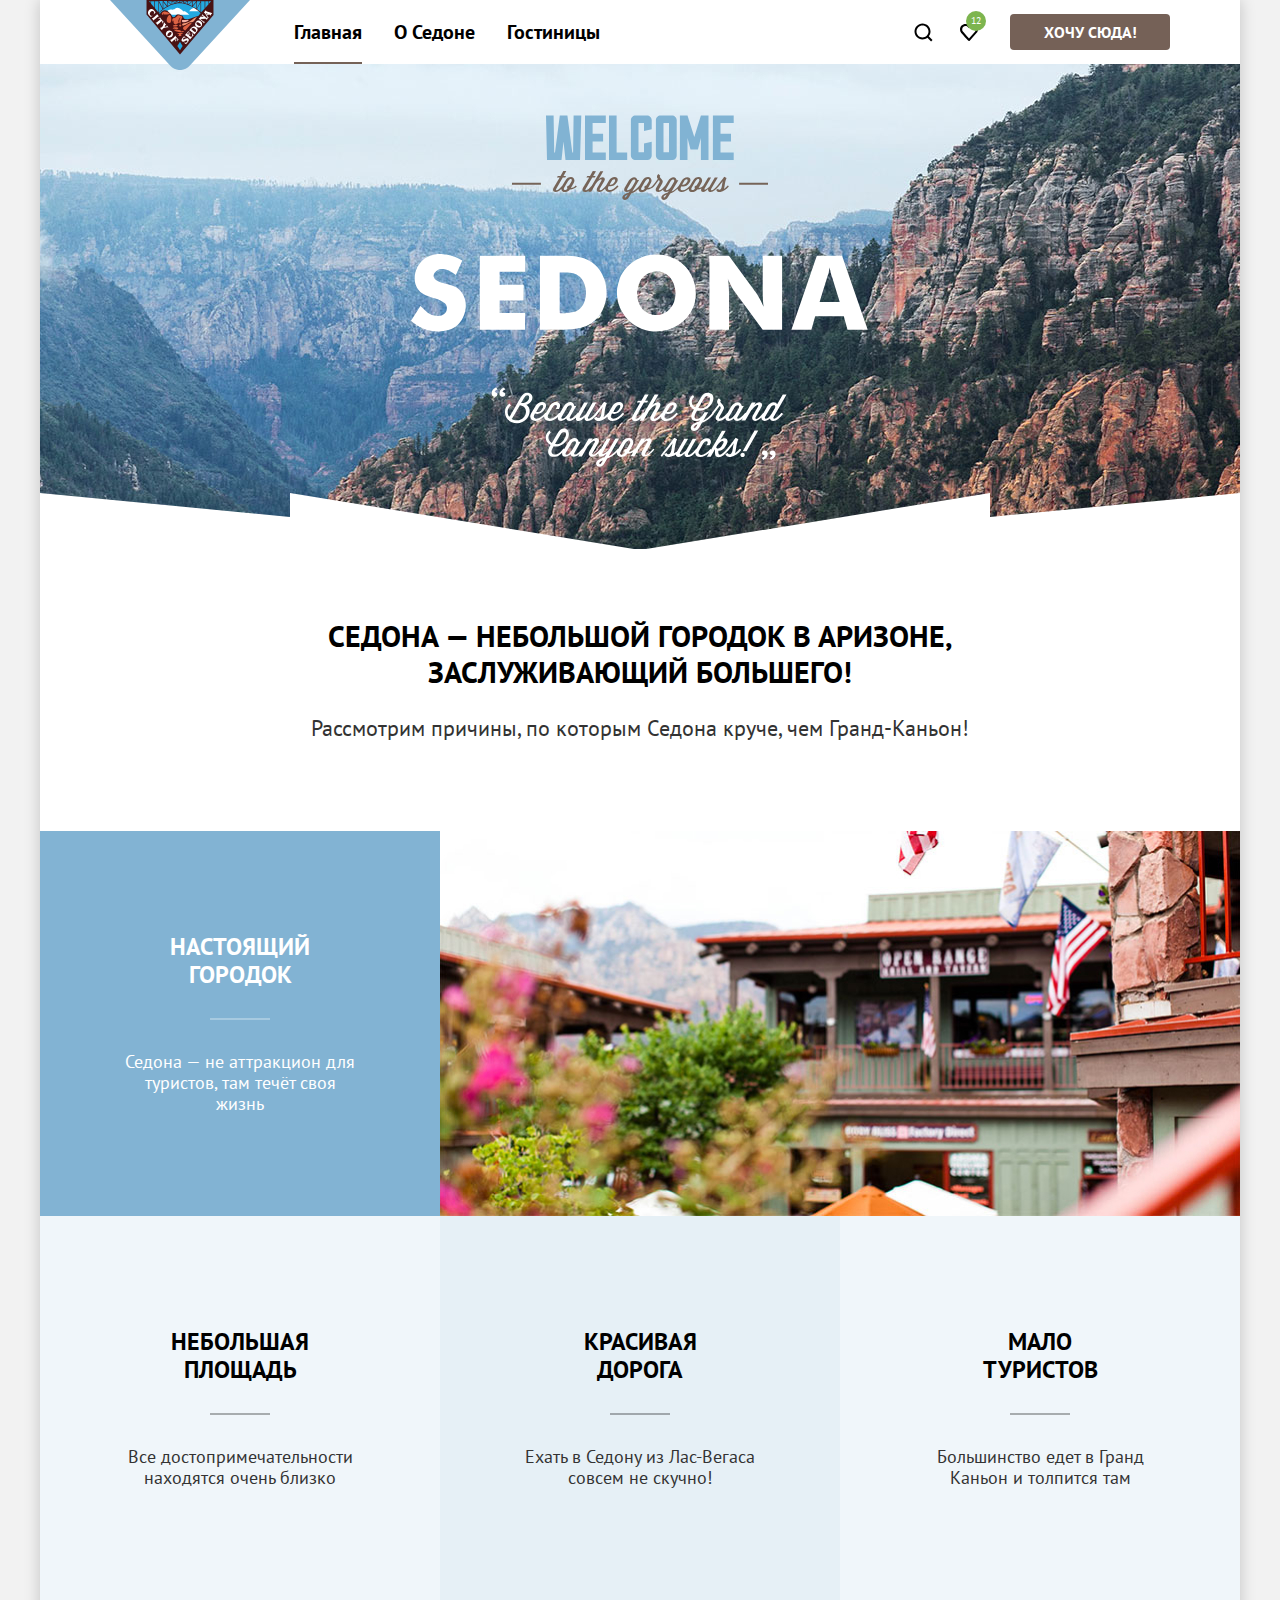
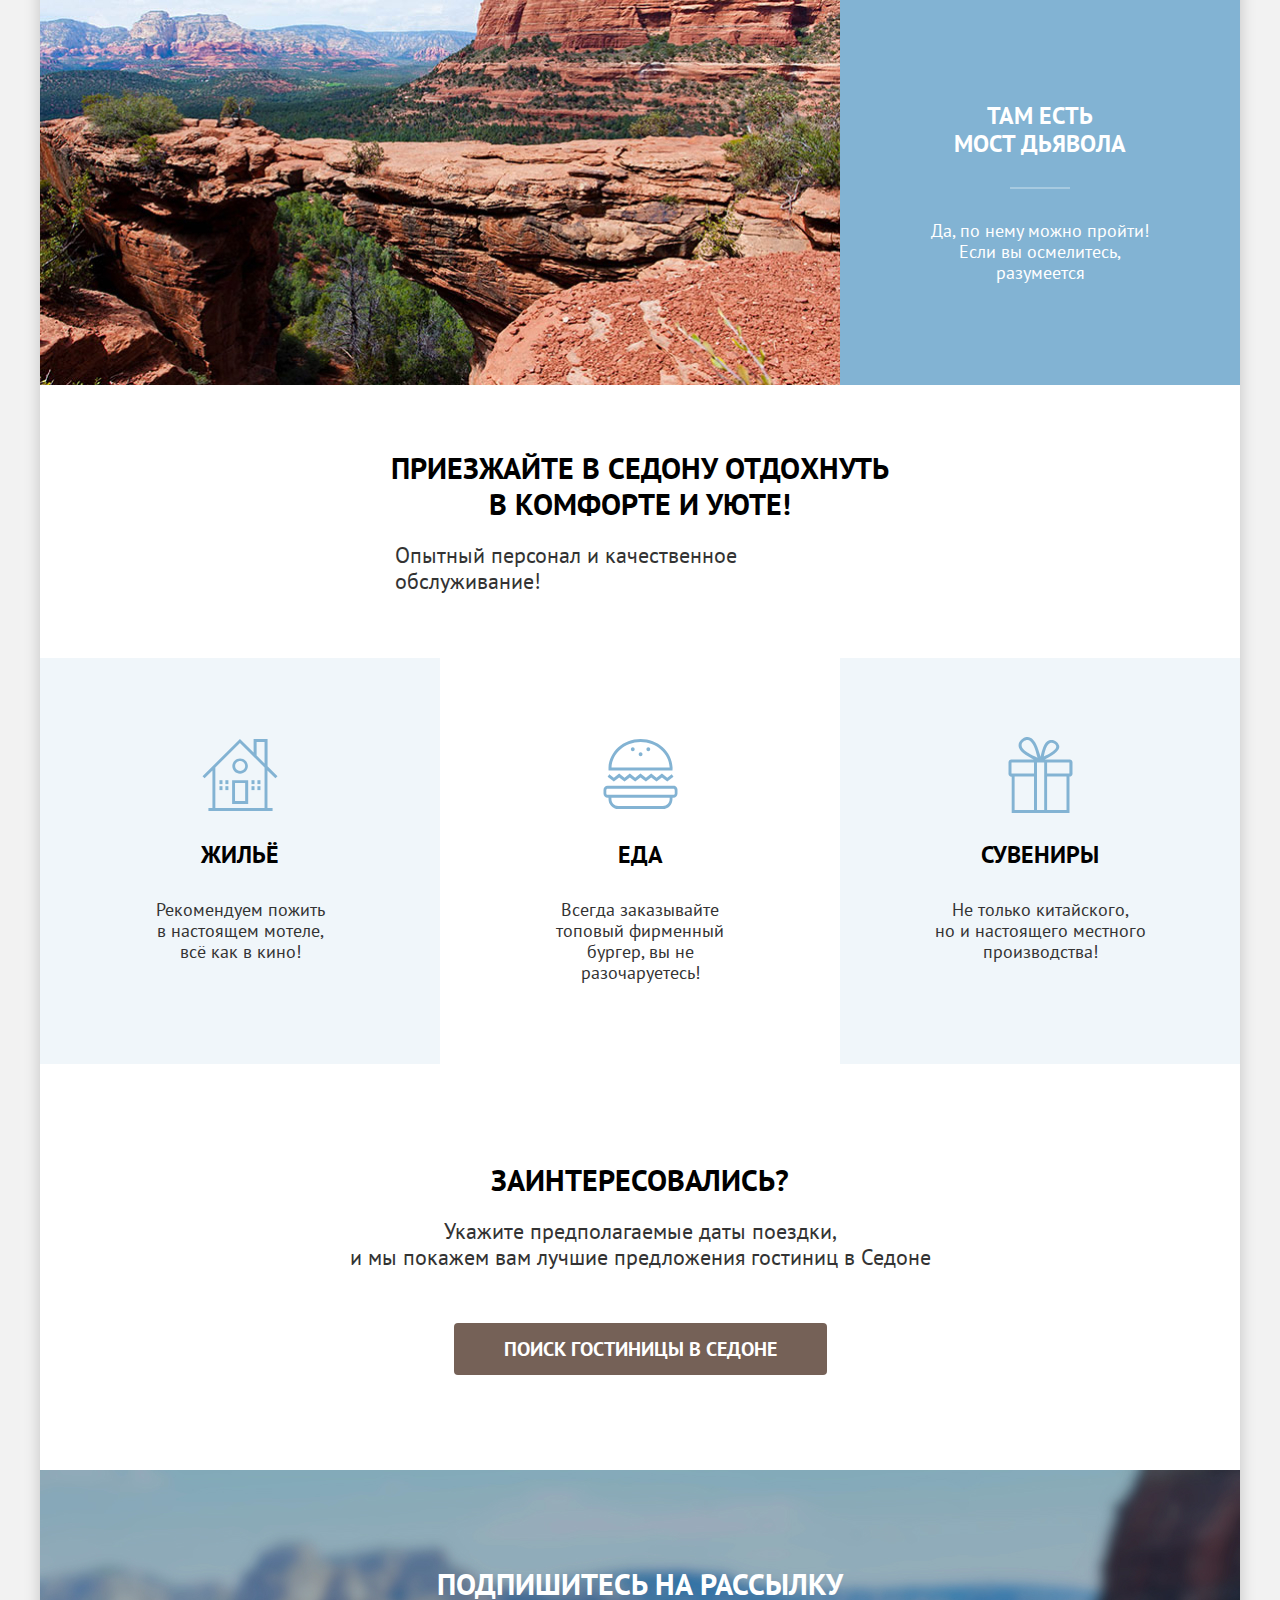
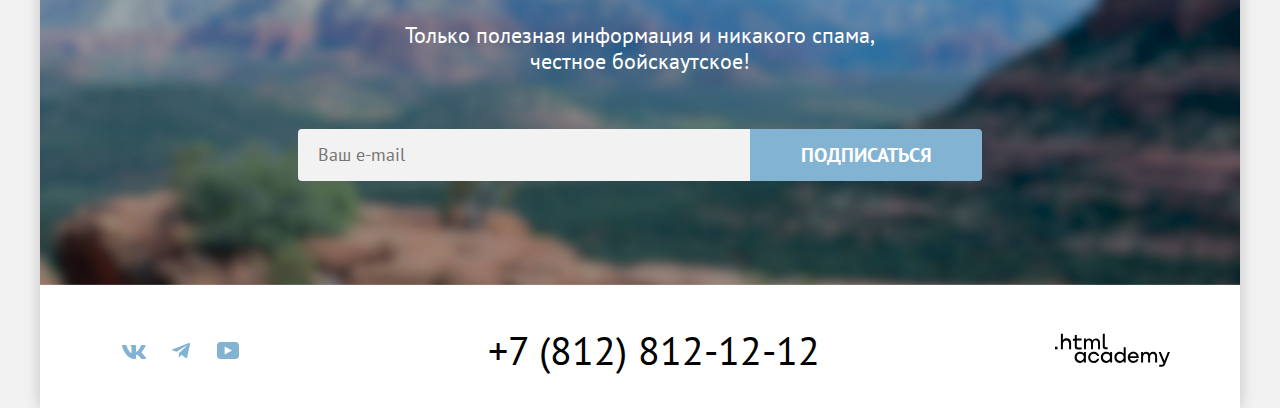
<file: index.html>
<!DOCTYPE html>
<html lang="ru">
  <head>
    <meta charset="UTF-8" />
    <meta http-equiv="X-UA-Compatible" content="IE=edge" />
    <meta name="viewport" content="width=device-width, initial-scale=1.0" />
    <link rel="icon" href="favicon.ico" />
    <link rel="icon" type="image/png" href="images/favicon.png" />
    <link rel="stylesheet" href="styles/styles.css" />
    <title>HTML Academy: Седона</title>
  </head>

  <body>
    <div class="page-container">
      <header class="page-header">
        <a href="index.html" class="logo-link">
          <img
            class="logo-image"
            src="./images/svg/logo.svg"
            alt="Логотип сайта Седона."
            width="140"
            height="70"
          />
        </a>

        <!-- Блок навигация -->

        <nav class="navigation">
          <ul class="menu-list">
            <li class="menu-item">
              <a href="index.html" class="menu-link menu-link--current"
                >Главная</a
              >
            </li>
            <li class="menu-item">
              <a href="#" class="menu-link">О Седоне</a>
            </li>
            <li class="menu-item">
              <a href="catalog.html" class="menu-link">Гостиницы</a>
            </li>
          </ul>
          <ul class="user-menu">
            <li class="user-item">
              <a href="#" class="user-link user-link-icon">
                <svg
                  width="19"
                  height="19"
                  viewBox="0 0 19 19"
                  fill="none"
                  xmlns="http://www.w3.org/2000/svg"
                >
                  <path
                    d="M18.5 17.0083L14.8 13.3287C15.8 12.0359 16.5 10.3453 16.5 8.4558C16.5 4.08011 12.9 0.5 8.5 0.5C4.1 0.5 0.5 4.17956 0.5 8.55525C0.5 12.9309 4.1 16.511 8.5 16.511C10.3 16.511 12 15.9144 13.4 14.8204L17.1 18.5L18.5 17.0083ZM8.5 14.5221C5.2 14.5221 2.5 11.837 2.5 8.55525C2.5 5.27348 5.2 2.5884 8.5 2.5884C11.8 2.5884 14.5 5.27348 14.5 8.55525C14.5 11.837 11.8 14.5221 8.5 14.5221Z"
                    fill="black"
                  />
                </svg>

                <span class="visually-hidden">Поиск по сайту.</span>
              </a>
            </li>
            <li class="user-item">
              <a href="" class="user-link user-link-icon">
                <span class="visually-hidden">Добавить в избранное.</span>
                <svg
                  class=""
                  width="18"
                  height="17"
                  viewBox="0 0 18 17"
                  fill="none"
                  xmlns="http://www.w3.org/2000/svg"
                >
                  <path
                    d="M8.9 17C8.6 17 8.3 16.9 8.1 16.6C2.7 10.5 1.4 9.1 1.1 8.7C0.4 7.8 0 6.6 0 5.4C0 2.4 2.4 0 5.5 0C6.8 0 8 0.5 9 1.3C10 0.5 11.3 0 12.5 0C15.5 0 18 2.4 18 5.4C18 6.7 17.5 7.9 16.7 8.8L9.7 16.7C9.5 16.9 9.3 17 8.9 17ZM2.9 7.5C3.2 7.9 6.4 11.5 9 14.4L15.2 7.4C15.7 6.9 15.9 6.2 15.9 5.4C15.9 3.6 14.4 2.1 12.6 2.1C11.6 2.1 10.6 2.6 9.9 3.4C9.6 3.7 9.3 3.8 9 3.8C8.7 3.8 8.4 3.6 8.2 3.4C7.5 2.6 6.5 2.1 5.5 2.1C3.7 2.1 2.2 3.6 2.2 5.4C2.1 6.3 2.5 7 2.9 7.5C2.8 7.5 2.8 7.5 2.9 7.5Z"
                    fill="black"
                  />
                </svg>
                <span class="favorite-count">12</span>
              </a>
            </li>
            <li class="user-item">
              <a href="#" class="user-link-want">Хочу сюда!</a>
            </li>
          </ul>
        </nav>
      </header>
      <main class="main">
        <!-- Блок Hero -->
        <h1 class="visually-hidden">Неофициальный сайт города.</h1>
        <section class="welcome">
          <h2 class="visually-hidden">Приглашение посетить город.</h2>
          <img
            class="welcome-text"
            src="./images/svg/welcome.svg"
            alt="Приглашение."
            width="458"
            height="352"
          />
        </section>

        <!-- блок преимуществ седоны -->

        <section class="advantages" data-test="advantages">
          <h2 class="visually-hidden">Преимущества города.</h2>
          <div class="advantages-textbox">
            <p class="uppercase-text">
              Седона — небольшой городок в Аризоне, заслуживающий большего!
            </p>
            <p class="reason-text">
              Рассмотрим причины, по которым Седона круче, чем Гранд-Каньон!
            </p>
          </div>
          <ul class="advantages-list">
            <li class="advantages-item illustrated-item">
              <div class="advantages-container">
                <h3 class="advantages-title">
                  Настоящий<br />
                  городок
                </h3>
                <p class="advantages-text">
                  Седона — не аттракцион для туристов, там течёт своя жизнь
                </p>
              </div>
              <img
                class="advantages-image"
                src="./images/jpeg/photo-1.jpg"
                alt="Городская панорама."
                width="800"
                height="385"
              />
            </li>
            <li class="advantages-item">
              <h3 class="advantages-title">
                Небольшая<br />
                площадь
              </h3>
              <p class="advantages-text">
                Все достопримечательности находятся очень близко
              </p>
            </li>
            <li class="advantages-item">
              <h3 class="advantages-title">
                Красивая<br />
                дорога
              </h3>
              <p class="advantages-text">
                Ехать в Седону из Лас-Вегаса совсем не скучно!
              </p>
            </li>
            <li class="advantages-item">
              <h3 class="advantages-title">
                Мало<br />
                туристов
              </h3>
              <p class="advantages-text">
                Большинство едет в Гранд Каньон и толпится там
              </p>
            </li>
            <li class="advantages-item illustrated-item">
              <img
                class="advantages-image"
                src="./images/jpeg/photo-2.jpg"
                alt="Мост дьявола."
                width="800"
                height="385"
              />
              <div class="advantages-container">
                <h3 class="advantages-title">
                  Там есть<br />
                  мост дьявола
                </h3>
                <p class="advantages-text">
                  Да, по нему можно пройти! Если вы осмелитесь, разумеется
                </p>
              </div>
            </li>
          </ul>
        </section>

        <!-- Блок сервис -->

        <section class="service">
          <div class="service-container">
            <h2 class="service-title">
              Приезжайте в Седону отдохнуть в комфорте и уюте!
            </h2>
            <p class="service-description">
              Опытный персонал и качественное обслуживание!
            </p>
          </div>
          <ul class="service-list">
            <li class="service-item house">
              <h3 class="service-subject">Жильё</h3>
              <p class="service-text">
                Рекомендуем пожить в&nbsp;настоящем мотеле, <br />
                всё как в кино!
              </p>
            </li>
            <li class="service-item food">
              <h3 class="service-subject">Еда</h3>
              <p class="service-text">
                Всегда заказывайте <br />
                топовый фирменный бургер, вы не разочаруетесь!
              </p>
            </li>
            <li class="service-item souvenir">
              <h3 class="service-subject">Сувениры</h3>
              <p class="service-text">
                Не только китайского, <br />
                но и настоящего местного производства!
              </p>
            </li>
          </ul>
        </section>
        <section class="hotel-search">
          <h2 class="visually-hidden">Поиск гостиницы.</h2>
          <p class="uppercase-text">Заинтересовались?</p>
          <p class="plain-text">
            Укажите предполагаемые даты поездки,<br />
            и мы покажем вам лучшие предложения гостиниц в Седоне
          </p>
          <a class="hotel-search-link" href="#">Поиск гостиницы в Седоне</a>
        </section>
      </main>

      <!-- Подписка на рассылку -->
      <footer class="footer-page">
        <section class="subscription subscribe-block">
          <h2 class="subscription-header">Подпишитесь на рассылку</h2>
          <p class="subscription-text">
            Только полезная информация и никакого спама, <br />честное
            бойскаутское!
          </p>

          <form
            class="subscription-form"
            action="https://echo.htmlacademy.ru/"
            method="post"
          >
            <label class="visually-hidden" for="e-mail-field"></label>
            <input
              class="field"
              placeholder="Ваш e-mail"
              type="email"
              id="e-mail-field"
              name="fiel-email"
              required
            />
            <button class="subscription-button" type="submit">
              Подписаться
            </button>
          </form>
        </section>

        <!-- Блок контактов футера -->

        <section class="footer-contact">
          <h2 class="visually-hidden">Контакты.</h2>
          <ul class="link-list">
            <li class="link-item">
              <a class="social-link" href="https://vk.com/htmlacademy">
                <span class="visually-hidden">Наша страница VK.</span>
                <svg
                  class="social-svg"
                  width="24"
                  height="14"
                  viewBox="0 0 24 14"
                  fill="none"
                  xmlns="http://www.w3.org/2000/svg"
                >
                  <path
                    d="M23.45 0.948C23.616 0.402 23.45 0 22.655 0H20.03C19.362 0 19.054 0.347 18.887 0.73C18.887 0.73 17.552 3.926 15.661 6.002C15.049 6.604 14.771 6.795 14.437 6.795C14.27 6.795 14.019 6.604 14.019 6.057V0.948C14.019 0.292 13.835 0 13.279 0H9.151C8.734 0 8.483 0.304 8.483 0.593C8.483 1.214 9.429 1.358 9.526 3.106V6.904C9.526 7.737 9.373 7.888 9.039 7.888C8.149 7.888 5.984 4.677 4.699 1.003C4.45 0.288 4.198 0 3.527 0H0.9C0.15 0 0 0.347 0 0.73C0 1.412 0.89 4.8 4.145 9.281C6.315 12.341 9.37 14 12.153 14C13.822 14 14.028 13.632 14.028 12.997V10.684C14.028 9.947 14.186 9.8 14.715 9.8C15.105 9.8 15.772 9.992 17.33 11.467C19.11 13.216 19.403 14 20.405 14H23.03C23.78 14 24.156 13.632 23.94 12.904C23.702 12.18 22.852 11.129 21.725 9.882C21.113 9.172 20.195 8.407 19.916 8.024C19.527 7.533 19.638 7.314 19.916 6.877C19.916 6.877 23.116 2.451 23.449 0.948H23.45Z"
                  />
                </svg>
              </a>
            </li>
            <li class="link-item">
              <a class="social-link" href="https://t.me/htmlacademy">
                <span class="visually-hidden">Наш телеграмм.</span>
                <svg
                  class="social-svg"
                  width="18"
                  height="16"
                  viewBox="0 0 18 16"
                  fill="none"
                  xmlns="http://www.w3.org/2000/svg"
                >
                  <path
                    d="M16.785 0.0992597L0.840489 6.24776C-0.247661 6.68481 -0.241365 7.29184 0.640845 7.56253L4.73445 8.83953L14.2058 2.8637C14.6537 2.59121 15.0629 2.7378 14.7265 3.03636L7.05283 9.96185H7.05103L7.05283 9.96275L6.77045 14.1823C7.18413 14.1823 7.36669 13.9925 7.59871 13.7686L9.58705 11.8351L13.7229 14.89C14.4855 15.31 15.0332 15.0941 15.2229 14.1841L17.9379 1.38885C18.2158 0.274623 17.5126 -0.229883 16.785 0.0992597Z"
                  />
                </svg>
              </a>
            </li>
            <li class="link-item">
              <a
                class="social-link"
                href="https://www.youtube.com/user/htmlacademyru"
              >
                <span class="visually-hidden">Наш канал YouTube.</span>
                <svg
                  class="social-svg"
                  width="22"
                  height="17"
                  viewBox="0 0 22 17"
                  fill="none"
                  xmlns="http://www.w3.org/2000/svg"
                >
                  <path
                    d="M18.607 0H3.17413C1.31343 0 0 1.59375 0 3.4V13.4937C0 15.4062 1.31343 17 3.17413 17H18.8259C20.4677 17 22 15.4062 22 13.6V3.4C21.7811 1.59375 20.4677 0 18.607 0ZM7.66169 12.5375V4.4625L14.995 8.5L7.66169 12.5375Z"
                  />
                </svg>
              </a>
            </li>
          </ul>
          <div class="contact-container">
            <a class="contact-number" href="tel:+78128121212"
              >+7 (812) 812-12-12</a
            >
          </div>
          <a class="academy-link" href="https://htmlacademy.ru/">
            <span class="visually-hidden">Логотип HTML-Academy.</span>
            <svg
              class="academy-svg"
              width="115"
              height="34"
              viewBox="0 0 115 34"
              fill="none"
              xmlns="http://www.w3.org/2000/svg"
            >
              <path d="M0 13.7232V16.3232H2.5V13.7232H0Z" />
              <path
                d="M11.6 5.32324C10 5.32324 8.8 6.02324 8 7.02324H7.9V0.823242H5.9V16.3232H7.9V11.0232C7.9 8.92324 9.2 7.42324 11.2 7.42324C13 7.42324 14.1 8.82324 14.1 10.6232V16.3232H16.1V10.2232C16.2 7.22324 14.3 5.32324 11.6 5.32324Z"
              />
              <path
                d="M26.6 5.62324H21.8V1.92324H19.8V5.72324H17.9V7.72324H19.8V13.7232C19.8 15.4232 20.8 16.4232 22.5 16.4232H26.6V14.4232H22.9C22.2 14.4232 21.8 14.0232 21.8 13.3232V7.62324H26.6V5.62324Z"
              />
              <path
                d="M41.1 5.42324C39.5 5.42324 38.2 6.22324 37.6 7.52324H37.5C36.9 6.32324 35.7 5.42324 34.1 5.42324C32.7 5.42324 31.6 6.22324 31 7.22324H30.9V5.62324H29V16.2232H31V10.8232C31 8.82324 32 7.32324 33.6 7.32324C35.1 7.32324 36 8.32324 36 9.92324V16.2232H38V10.6232C38 8.22324 39.4 7.32324 40.6 7.32324C42.1 7.32324 43 8.32324 43 9.92324V16.2232H45V9.72324C45.1 7.22324 43.6 5.42324 41.1 5.42324Z"
              />
              <path
                d="M47.8 13.5232C47.8 15.2232 48.8 16.2232 50.6 16.2232H52.6V14.2232H50.9C50.2 14.2232 49.8 13.8232 49.8 13.1232V0.823242H47.8V13.5232Z"
              />
              <path
                d="M28.9 20.5232C28 19.4232 26.7 18.7232 25 18.7232C21.9 18.7232 19.6 21.0232 19.6 24.3232C19.6 27.6232 21.9 29.9232 25 29.9232C26.8 29.9232 28 29.1232 28.8 28.0232H28.9V29.6232H30.9V19.0232H28.9V20.5232ZM25.3 27.9232C23.1 27.9232 21.7 26.3232 21.7 24.3232C21.7 22.3232 23.1 20.7232 25.3 20.7232C27.5 20.7232 28.9 22.3232 28.9 24.3232C28.9 26.2232 27.5 27.9232 25.3 27.9232Z"
              />
              <path
                d="M44.2 22.8232C43.7 20.4232 41.6 18.7232 38.8 18.7232C35.4 18.7232 33.2 21.2232 33.2 24.3232C33.2 27.4232 35.4 29.9232 38.8 29.9232C41.6 29.9232 43.7 28.1232 44.2 25.7232H42.1C41.7 27.0232 40.4 28.0232 38.8 28.0232C36.6 28.0232 35.2 26.4232 35.2 24.4232C35.2 22.4232 36.6 20.8232 38.8 20.8232C40.4 20.8232 41.6 21.8232 42.1 23.0232H44.2V22.8232Z"
              />
              <path
                d="M55.1 20.5232C54.2 19.4232 52.9 18.7232 51.2 18.7232C48.1 18.7232 45.8 21.0232 45.8 24.3232C45.8 27.6232 48.1 29.9232 51.2 29.9232C53 29.9232 54.2 29.1232 55 28.0232H55.1V29.6232H57.1V19.0232H55.1V20.5232ZM51.5 27.9232C49.3 27.9232 47.9 26.3232 47.9 24.3232C47.9 22.3232 49.3 20.7232 51.5 20.7232C53.7 20.7232 55.1 22.3232 55.1 24.3232C55.1 26.2232 53.6 27.9232 51.5 27.9232Z"
              />
              <path
                d="M68.7 20.6232C67.8 19.5232 66.5 18.7232 64.8 18.7232C61.7 18.7232 59.4 21.0232 59.4 24.3232C59.4 27.6232 61.6 29.9232 64.8 29.9232C66.5 29.9232 67.8 29.1232 68.6 28.1232H68.7V29.6232H70.7V14.2232H68.7V20.6232ZM65.1 27.9232C62.9 27.9232 61.5 26.3232 61.5 24.3232C61.5 22.3232 62.9 20.7232 65.1 20.7232C67.3 20.7232 68.7 22.3232 68.7 24.3232C68.6 26.3232 67.2 27.9232 65.1 27.9232Z"
              />
              <path
                d="M78.3 18.7232C75 18.7232 72.8 21.2232 72.8 24.3232C72.8 27.3232 74.9 29.9232 78.3 29.9232C80.8 29.9232 82.8 28.6232 83.5 26.3232H81.4C80.9 27.3232 79.8 27.9232 78.4 27.9232C76.5 27.9232 75.1 26.6232 75 25.0232H83.8C84 21.4232 81.8 18.7232 78.3 18.7232ZM78.3 20.6232C80 20.6232 81.3 21.6232 81.6 23.2232H75.1C75.4 21.7232 76.6 20.6232 78.3 20.6232Z"
              />
              <path
                d="M98.2 18.7232C96.6 18.7232 95.3 19.5232 94.6 20.7232H94.5C93.9 19.5232 92.7 18.7232 91.1 18.7232C89.7 18.7232 88.6 19.4232 88 20.5232V19.0232H86.1V29.6232H88.1V24.2232C88.1 22.2232 89.1 20.8232 90.7 20.7232C92.2 20.7232 93.1 21.7232 93.1 23.3232V29.6232H95.1V24.0232C95.1 21.6232 96.5 20.7232 97.7 20.7232C99.2 20.7232 100.1 21.7232 100.1 23.3232V29.6232H102.1V23.1232C102.2 20.5232 100.7 18.7232 98.2 18.7232Z"
              />
              <path
                d="M109.4 27.8232L105.8 18.9232H103.6L108.4 30.5232C108.1 31.4232 107.7 31.7232 106.7 31.7232H104.2V33.7232H106.7C108.5 33.7232 109.5 32.9232 110.2 31.1232L114.9 18.9232H112.8L109.4 27.8232Z"
              />
            </svg>
          </a>
        </section>
      </footer>

      <!-- Модальное окно -->

      <div class="modal">
        <div class="modal-window">
          <div class="modal-title-header">
            <h2 class="modal-title">Поиск гостиницы в Седоне</h2>
            <button class="modal-close" type="button">
              <span class="visually-hidden">Закрыть модальное окно.</span>
            </button>
          </div>
          <form
            class="modal-form"
            action="https://echo.htmlacademy.ru/"
            method="post"
          >
            <div class="wrapper-form">
              <label class="modal-label" for="date-field">Дата заезда:</label>
              <div class="wrapper-check-in">
                <input
                  class="modal-date modal-date-inp"
                  type="text"
                  name="date"
                  id="date-field"
                  value="27 апреля 2020"
                />

                <p class="error-message">Мы не можем отправить вас в прошлое</p>
              </div>
            </div>

            <div class="wrapper-form">
              <label for="date-field-end" class="modal-label"
                >Дата выезда:</label
              >
              <input
                type="text"
                class="modal-date modal-date-inp"
                name="date"
                id="date-field-end"
                value="1 сентября 2023"
              />
            </div>
            <p class="message">На эти даты есть свободные номера. Пока есть.</p>
            <div class="wrapper-form wrapper-form-count">
              <div class="adult-number">
                <label class="modal-label" for="adult-number">Взрослые:</label>
                <div class="button-wrapper">
                  <button class="meaning meaning-minus" type="button">
                    <svg
                      class="meaning-svg"
                      width="20"
                      height="20"
                      viewBox="0 0 20 20"
                      fill="none"
                      xmlns="http://www.w3.org/2000/svg"
                    >
                      <path d="M3 9V11H17V9H3Z" />
                    </svg>

                    <span class="visually-hidden"
                      >Уменьшить количество взрослых на 1.</span
                    >
                  </button>
                  <input
                    class="value-inp"
                    type="text"
                    name="adult-number"
                    id="adult-number"
                    value="2"
                  />
                  <button class="meaning meaning-plus" type="button">
                    <svg
                      class="meaning-svg"
                      width="20"
                      height="20"
                      viewBox="0 0 20 20"
                      fill="none"
                      xmlns="http://www.w3.org/2000/svg"
                    >
                      <path d="M17 9H11V3H9V9H3V11H9V17H11V11H17V9Z" />
                    </svg>

                    <span class="visually-hidden"
                      >Увеличить количество взрослых на 1.</span
                    >
                  </button>
                </div>
              </div>
              <div class="kids-number">
                <span class="form-label form-label-icon">
                  <label class="modal-label children">Дети:</label>
                  <span class="tooltip">
                    <button
                      class="info-button"
                      type="button"
                      aria-label="Открыть дополнительную информацию о детях."
                    >
                      <svg
                        class="tooltip-icon"
                        width="26"
                        height="26"
                        viewBox="0 0 26 26"
                        fill="none"
                        xmlns="http://www.w3.org/2000/svg"
                      >
                        <circle cx="13" cy="13" r="13" fill="#83B3D3" />
                        <path
                          fill-rule="evenodd"
                          clip-rule="evenodd"
                          d="M12 7H14V9H12V7ZM14 19H12V10H14V19Z"
                          fill="white"
                        />
                      </svg>
                      <span class="visually-hidden"
                        >Разъяснение по заполнению ячейки Дети.</span
                      >
                    </button>
                    <span class="tooltip-text-wrapper">
                      <span
                        class="tooltip-text"
                        role="tooltip"
                        id="tooltip-label"
                        >Укажите количество детей, которые будут с вами, возраст
                        которых от 6 до 18 лет. Дети до 6 лет размещаются
                        бесплатно.</span
                      >
                    </span>
                  </span>
                </span>
                <div class="button-wrapper">
                  <button class="meaning meaning-minus" type="button">
                    <svg
                      class="meaning-svg"
                      width="20"
                      height="20"
                      viewBox="0 0 20 20"
                      fill="none"
                      xmlns="http://www.w3.org/2000/svg"
                    >
                      <path d="M3 9V11H17V9H3Z" />
                    </svg>

                    <span class="visually-hidden"
                      >Уменьшить количество детей на 1.</span
                    >
                  </button>
                  <input
                    class="value-inp"
                    type="text"
                    name="children-number"
                    id="children-number"
                    value="2"
                  />
                  <button class="meaning meaning-plus" type="button">
                    <svg
                      class="meaning-svg"
                      width="20"
                      height="20"
                      viewBox="0 0 20 20"
                      fill="none"
                      xmlns="http://www.w3.org/2000/svg"
                    >
                      <path d="M17 9H11V3H9V9H3V11H9V17H11V11H17V9Z" />
                    </svg>

                    <span class="visually-hidden"
                      >Увеличить количество детей на 1.</span
                    >
                  </button>
                </div>
              </div>
            </div>
            <button class="find-but" type="submit">Найти</button>
          </form>
        </div>
      </div>
    </div>

    <script src="./script/script.js"></script>
  </body>
</html>
</file>
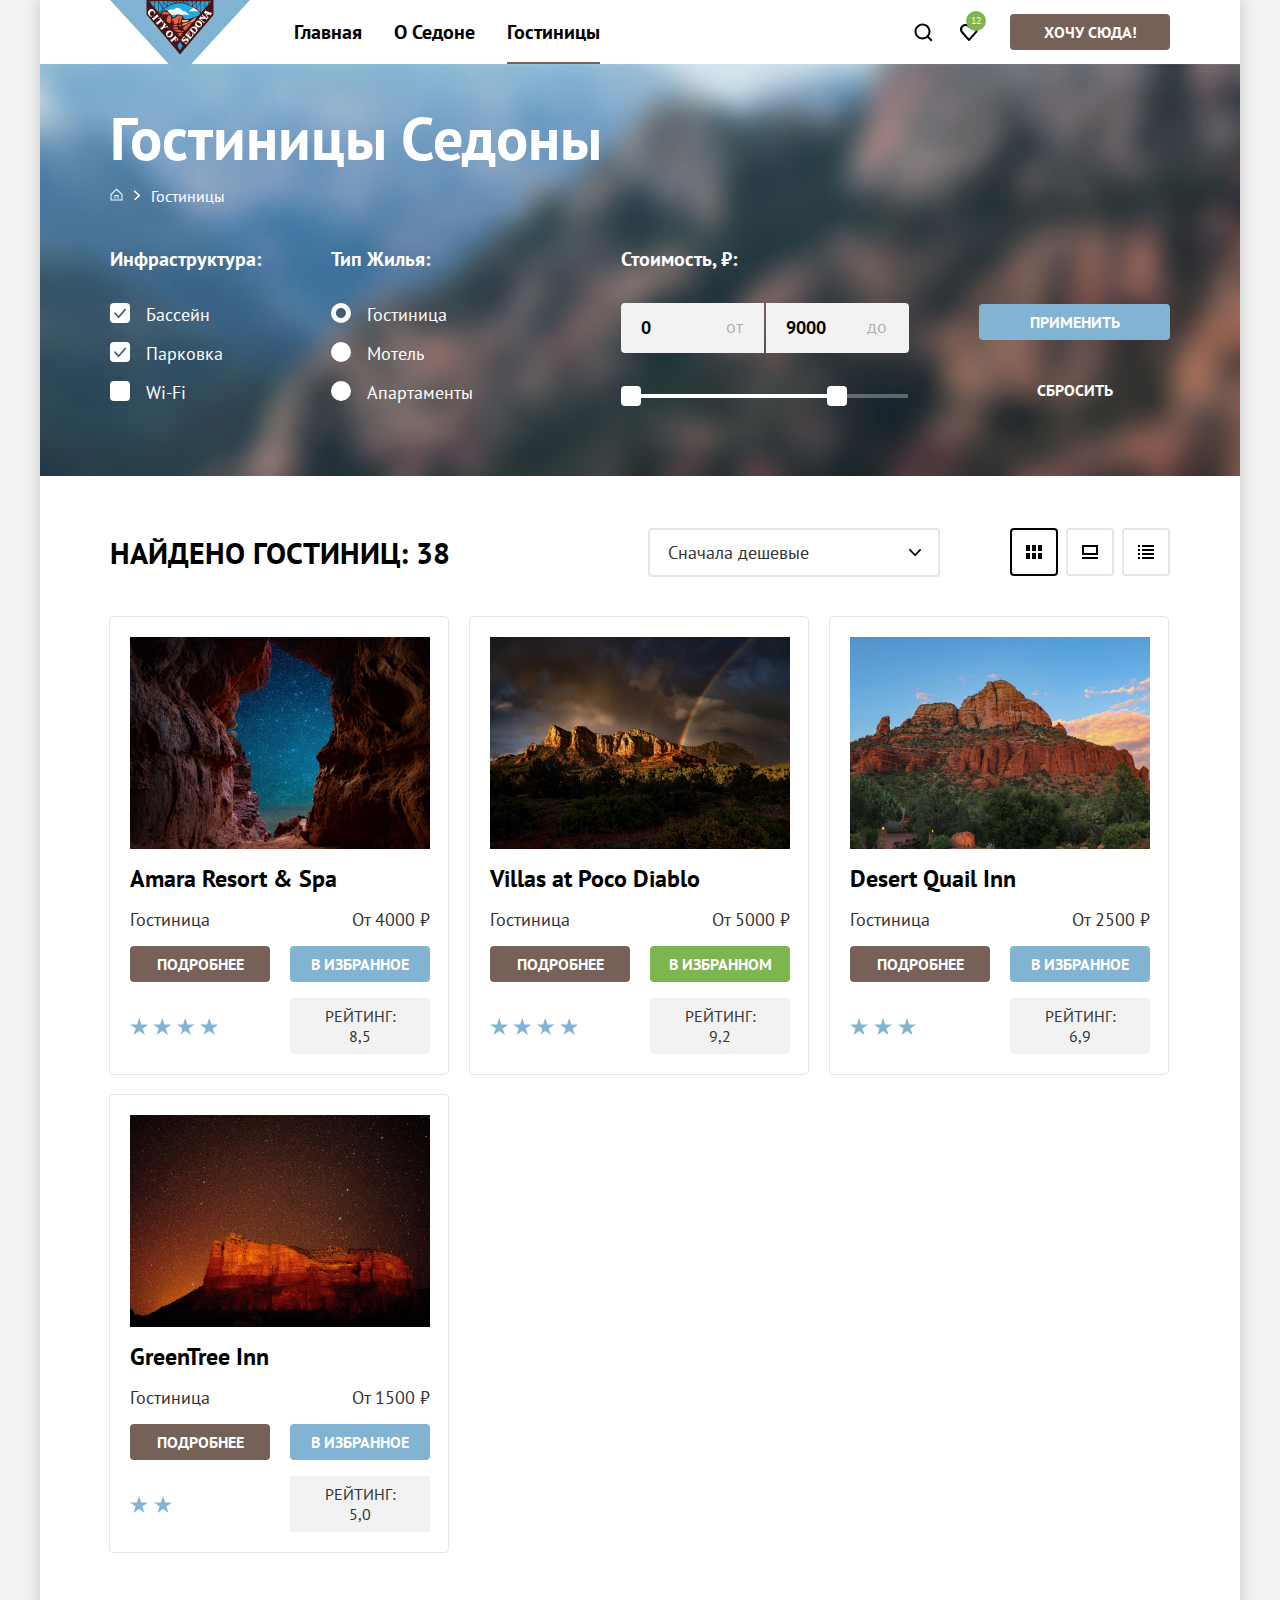
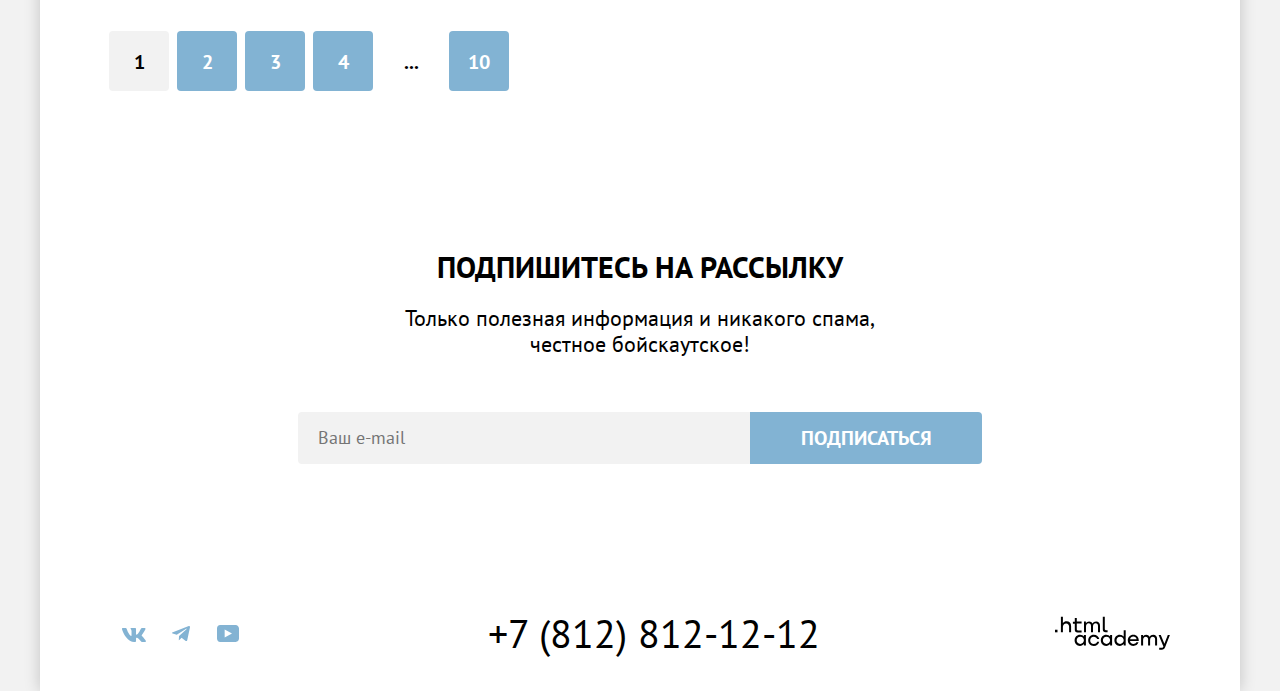
<file: catalog.html>
<!DOCTYPE html>
<html lang="ru">
  <head>
    <meta charset="UTF-8" />
    <meta http-equiv="X-UA-Compatible" content="IE=edge" />
    <meta name="viewport" content="width=device-width, initial-scale=1.0" />
    <link rel="icon" href="favicon.ico" />
    <link rel="icon" type="image/png" href="images/favicon.png" />
    <link rel="stylesheet" href="styles/styles.css" />
    <title>Гостиницы</title>
  </head>

  <body>
    <div class="page-container">
      <header class="page-header">
        <a href="index.html" class="logo-link">
          <img
            class="logo-image"
            src="./images/svg/logo.svg"
            alt="Логотип сайта Седона."
            width="140"
            height="70"
          />
        </a>
        <nav class="navigation">
          <ul class="menu-list">
            <li class="menu-item">
              <a class="menu-link" href="index.html">Главная</a>
            </li>
            <li class="menu-item">
              <a href="#" class="menu-link">О Седоне</a>
            </li>
            <li class="menu-item">
              <a class="menu-link menu-link--current" href="catalog.html"
                >Гостиницы</a
              >
            </li>
          </ul>
          <ul class="user-menu">
            <li class="user-item">
              <a href="#" class="user-link user-link-icon">
                <svg
                  width="19"
                  height="19"
                  viewBox="0 0 19 19"
                  fill="none"
                  xmlns="http://www.w3.org/2000/svg"
                >
                  <path
                    d="M18.5 17.0083L14.8 13.3287C15.8 12.0359 16.5 10.3453 16.5 8.4558C16.5 4.08011 12.9 0.5 8.5 0.5C4.1 0.5 0.5 4.17956 0.5 8.55525C0.5 12.9309 4.1 16.511 8.5 16.511C10.3 16.511 12 15.9144 13.4 14.8204L17.1 18.5L18.5 17.0083ZM8.5 14.5221C5.2 14.5221 2.5 11.837 2.5 8.55525C2.5 5.27348 5.2 2.5884 8.5 2.5884C11.8 2.5884 14.5 5.27348 14.5 8.55525C14.5 11.837 11.8 14.5221 8.5 14.5221Z"
                    fill="black"
                  />
                </svg>

                <span class="visually-hidden">Поиск по сайту.</span>
              </a>
            </li>
            <li class="user-item">
              <a href="" class="user-link user-link-icon">
                <span class="visually-hidden">Добавить в избранное.</span>
                <svg
                  class=""
                  width="18"
                  height="17"
                  viewBox="0 0 18 17"
                  fill="none"
                  xmlns="http://www.w3.org/2000/svg"
                >
                  <path
                    d="M8.9 17C8.6 17 8.3 16.9 8.1 16.6C2.7 10.5 1.4 9.1 1.1 8.7C0.4 7.8 0 6.6 0 5.4C0 2.4 2.4 0 5.5 0C6.8 0 8 0.5 9 1.3C10 0.5 11.3 0 12.5 0C15.5 0 18 2.4 18 5.4C18 6.7 17.5 7.9 16.7 8.8L9.7 16.7C9.5 16.9 9.3 17 8.9 17ZM2.9 7.5C3.2 7.9 6.4 11.5 9 14.4L15.2 7.4C15.7 6.9 15.9 6.2 15.9 5.4C15.9 3.6 14.4 2.1 12.6 2.1C11.6 2.1 10.6 2.6 9.9 3.4C9.6 3.7 9.3 3.8 9 3.8C8.7 3.8 8.4 3.6 8.2 3.4C7.5 2.6 6.5 2.1 5.5 2.1C3.7 2.1 2.2 3.6 2.2 5.4C2.1 6.3 2.5 7 2.9 7.5C2.8 7.5 2.8 7.5 2.9 7.5Z"
                    fill="black"
                  />
                </svg>
                <span class="favorite-count">12</span>
              </a>
            </li>
            <li class="user-item">
              <a href="#" class="user-link-want">Хочу сюда!</a>
            </li>
          </ul>
        </nav>
      </header>
      <main class="main-catalog">
        <section class="sedona-hotels">
          <h1 class="catalog-page-header">Гостиницы Седоны</h1>
          <nav class="button-nav">
            <ul class="nav-list">
              <li class="home-item">
                <a class="home-button home-item-link" href="index.html">
                  <span class="visually-hidden">Главная.</span>
                </a>
              </li>
              <li class="home-item">
                <a class="home-button" href="#">Гостиницы</a>
              </li>
            </ul>
          </nav>
          <form
            class="infrastructure-group"
            action="https://echo.htmlacademy.ru/"
            method="get"
          >
            <fieldset class="filter-infra">
              <legend class="infrastructure-title">Инфраструктура:</legend>
              <ul class="infrastructure-list">
                <li class="infrastructure-item">
                  <label class="checkbox-label" for="swim">
                    <input
                      class="swim-box checkbox-input"
                      type="checkbox"
                      id="swim"
                      name="bass"
                      checked
                    />
                    <span class="swim-box-text">Бассейн</span></label
                  >
                </li>
                <li class="infrastructure-item">
                  <label class="checkbox-label" for="park">
                    <input
                      class="swim-box checkbox-input"
                      type="checkbox"
                      id="park"
                      name="parking"
                      checked
                    />
                    <span class="swim-box-text">Парковка</span>
                  </label>
                </li>
                <li class="infrastructure-item">
                  <label class="checkbox-label">
                    <input
                      class="swim-box checkbox-input"
                      type="checkbox"
                      id="wife"
                      name="wi-fi"
                    />
                    <span class="swim-box-text">Wi-Fi</span>
                  </label>
                </li>
              </ul>
            </fieldset>
            <fieldset class="filter-house">
              <legend class="infrastructure-title">Тип Жилья:</legend>
              <ul class="house-list">
                <li class="house-items">
                  <label class="checkbox-label" for="house-hotel">
                    <input
                      class="swim-box"
                      type="radio"
                      id="house-hotel"
                      name="infrastructure-title"
                      checked
                    />
                    <span class="swim-box-text">Гостиница</span>
                  </label>
                </li>
                <li class="house-items">
                  <label class="checkbox-label" for="motel-hotel">
                    <input
                      class="swim-box"
                      type="radio"
                      id="motel-hotel"
                      name="infrastructure-title"
                    />
                    <span class="swim-box-text">Мотель</span>
                  </label>
                </li>
                <li class="house-items">
                  <label class="checkbox-label" for="appart-hotel">
                    <input
                      class="swim-box"
                      type="radio"
                      id="appart-hotel"
                      name="infrastructure-title"
                    />
                    <span class="swim-box-text">Апартаменты</span>
                  </label>
                </li>
              </ul>
            </fieldset>

            <fieldset class="filter-items-group">
              <legend class="infrastructure-title">Стоимость, ₽:</legend>
              <div class="price-container">
                <label class="price-label label-min" for="min-price">от</label>
                <input
                  class="price-value min-value"
                  type="text"
                  id="min-price"
                  name="min-price"
                  value="0"
                />
                <label class="price-label label-max" for="max-price">до</label>
                <input
                  class="price-value max-value"
                  type="text"
                  id="max-price"
                  name="max-price"
                  value="9000"
                />
              </div>

              <div class="range-container">
                <div class="range-scale">
                  <div class="range">
                    <button
                      class="range-handle rangle-handle-min"
                      type="button"
                    >
                      <span class="visually-hidden"
                        >Установить минимальный порог цены.</span
                      >
                    </button>
                    <button
                      class="range-handle rangle-handle-max"
                      type="button"
                    >
                      <span class="visually-hidden"
                        >Установить максимальный порог цены.</span
                      >
                    </button>
                  </div>
                </div>
              </div>
            </fieldset>
            <fieldset class="catalog-filter-button">
              <button class="button-sbt" type="submit">Применить</button>
              <button class="button-rst" type="reset">Сбросить</button>
            </fieldset>
          </form>
        </section>

        <!-- Блок сортировки -->
        <section class="result">
          <h2 class="visually-hidden">Результат поиска.</h2>
          <div class="catalog-options">
            <p class="catalog-count">
              Найдено гостиниц:
              <span class="catalog-count-result">38</span>
            </p>
            <select class="select-control" aria-label="Сортировка.">
              <option value="cheap">Сначала дешевые</option>
              <option value="expensive">Сначала дорогие</option>
              <option value="popular">Сначала популярные</option>
            </select>
            <ul class="catalog-view-list">
              <li class="catalog-view-item">
                <a
                  class="view-button view-button-table view-button-current"
                  href="#"
                >
                  <span class="visually-hidden">Показать карточки.</span>
                </a>
              </li>
              <li class="catalog-view-item">
                <a class="view-button view-button-slideshow" href="#">
                  <span class="visually-hidden">Показать содержимое.</span>
                </a>
              </li>
              <li class="catalog-view-item">
                <a class="view-button view-button-list" href="#">
                  <span class="visually-hidden">Показать список.</span>
                </a>
              </li>
            </ul>
          </div>

          <!-- Блок карточек гостиниц  -->

          <ul class="hotel-list">
            <li class="hotel-card">
              <a class="hotel-card-image-link" href="#">
                <img
                  class="hotel-card-image"
                  src="./images/jpeg-hotels/hotel-1.jpg"
                  alt="Вид из пещеры на зведное небо."
                  width="300"
                  height="212"
                />
              </a>
              <a class="hotel-card-title-link" href="#">
                <h3 class="hotel-card-title">Amara Resort &amp; Spa</h3>
              </a>
              <p class="hotel-card-type">Гостиница</p>
              <p class="product-card-price">От 4000 ₽</p>
              <a class="product-card-button button" href="#">подробнее</a>
              <a class="add-favorite-button button" href="#">в избранное</a>
              <p class="product-card-stars product-card-stars-4">
                <span class="visually-hidden">4 звезды.</span>
              </p>
              <p class="product-card-rating">Рейтинг: <span>8,5</span></p>
            </li>
            <li class="hotel-card">
              <a class="hotel-card-image-link" href="#">
                <img
                  class="hotel-card-image"
                  src="./images/jpeg-hotels/hotel-2.jpg"
                  alt="Радуга над скалой."
                  width="300"
                  height="212"
                />
              </a>
              <a class="hotel-card-title-link" href="#">
                <h3 class="hotel-card-title">Villas at Poco Diablo</h3>
              </a>
              <p class="hotel-card-type">Гостиница</p>
              <p class="product-card-price">От 5000 ₽</p>
              <a class="product-card-button button" href="#">подробнее</a>
              <a class="favorite-button button" href="#">в избранном</a>
              <p class="product-card-stars product-card-stars-4">
                <span class="visually-hidden">4 звезды.</span>
              </p>
              <p class="product-card-rating">Рейтинг: <span>9,2</span></p>
            </li>
            <li class="hotel-card">
              <a class="hotel-card-image-link" href="#">
                <img
                  class="hotel-card-image"
                  src="./images/jpeg-hotels/hotel-3.jpg"
                  alt="Скала на фоне голубого неба."
                  width="300"
                  height="212"
                />
              </a>
              <a class="hotel-card-title-link" href="#">
                <h3 class="hotel-card-title">Desert Quail Inn</h3>
              </a>
              <p class="hotel-card-type">Гостиница</p>
              <p class="product-card-price">От 2500 ₽</p>
              <a class="product-card-button button" href="#">подробнее</a>
              <a class="add-favorite-button button" href="#">в избранное</a>
              <p class="product-card-stars product-card-stars-3">
                <span class="visually-hidden">3 звезды.</span>
              </p>
              <p class="product-card-rating">Рейтинг: <span>6,9</span></p>
            </li>
            <li class="hotel-card">
              <a class="hotel-card-image-link" href="#">
                <img
                  class="hotel-card-image"
                  src="./images/jpeg-hotels/hotel-4.jpg"
                  alt="Скала на фоне звездного неба."
                  width="300"
                  height="212"
                />
              </a>
              <a class="hotel-card-title-link" href="#">
                <h3 class="hotel-card-title">GreenTree Inn</h3>
              </a>
              <p class="hotel-card-type">Гостиница</p>
              <p class="product-card-price">От 1500 ₽</p>
              <a class="product-card-button button" href="#">подробнее</a>
              <a class="add-favorite-button button" href="#">в избранное</a>
              <p class="product-card-stars product-card-stars-2">
                <span class="visually-hidden">2 звезды.</span>
              </p>
              <p class="product-card-rating">Рейтинг: <span>5,0</span></p>
            </li>
          </ul>

          <!-- Блок пагинации -->

          <ul class="pagination">
            <li class="pagination-item">
              <a class="pagination-link pagination-first">1</a>
            </li>
            <li class="pagination-item">
              <a class="pagination-link" href="#">2</a>
            </li>
            <li class="pagination-item">
              <a class="pagination-link" href="#">3</a>
            </li>
            <li class="pagination-item">
              <a class="pagination-link" href="#">4</a>
            </li>
            <li class="pagination-item">
              <a class="pagination-link dot" href="#">...</a>
            </li>
            <li class="pagination-item">
              <a class="pagination-link" href="#">10</a>
            </li>
          </ul>
        </section>
      </main>
      <footer class="footer-page">
        <!-- Блок подписки -->
        <section class="subscription-catalog">
          <h2 class="subscription-head">Подпишитесь на рассылку</h2>
          <p class="subscription-para">
            Только полезная информация и никакого спама, честное бойскаутское!
          </p>

          <form
            class="subscription-form"
            action="https://echo.htmlacademy.ru/"
            method="post"
          >
            <label class="visually-hidden" for="email-field"></label>
            <input
              class="field"
              type="email"
              name="email"
              id="email-field"
              placeholder="Ваш e-mail"
              required
            />
            <button class="subscription-button" type="submit">
              Подписаться
            </button>
          </form>
        </section>

        <!-- Блок контактов -->

        <section class="footer-contact">
          <h2 class="visually-hidden">Контакты.</h2>
          <ul class="link-list">
            <li class="link-item">
              <a class="social-link" href="https://vk.com/htmlacademy">
                <span class="visually-hidden">Наша страница VK.</span>
                <svg
                  class="social-svg"
                  width="24"
                  height="14"
                  viewBox="0 0 24 14"
                  fill="none"
                  xmlns="http://www.w3.org/2000/svg"
                >
                  <path
                    d="M23.45 0.948C23.616 0.402 23.45 0 22.655 0H20.03C19.362 0 19.054 0.347 18.887 0.73C18.887 0.73 17.552 3.926 15.661 6.002C15.049 6.604 14.771 6.795 14.437 6.795C14.27 6.795 14.019 6.604 14.019 6.057V0.948C14.019 0.292 13.835 0 13.279 0H9.151C8.734 0 8.483 0.304 8.483 0.593C8.483 1.214 9.429 1.358 9.526 3.106V6.904C9.526 7.737 9.373 7.888 9.039 7.888C8.149 7.888 5.984 4.677 4.699 1.003C4.45 0.288 4.198 0 3.527 0H0.9C0.15 0 0 0.347 0 0.73C0 1.412 0.89 4.8 4.145 9.281C6.315 12.341 9.37 14 12.153 14C13.822 14 14.028 13.632 14.028 12.997V10.684C14.028 9.947 14.186 9.8 14.715 9.8C15.105 9.8 15.772 9.992 17.33 11.467C19.11 13.216 19.403 14 20.405 14H23.03C23.78 14 24.156 13.632 23.94 12.904C23.702 12.18 22.852 11.129 21.725 9.882C21.113 9.172 20.195 8.407 19.916 8.024C19.527 7.533 19.638 7.314 19.916 6.877C19.916 6.877 23.116 2.451 23.449 0.948H23.45Z"
                  />
                </svg>
              </a>
            </li>
            <li class="link-item">
              <a class="social-link" href="https://t.me/htmlacademy">
                <span class="visually-hidden">Наш телеграмм.</span>
                <svg
                  class="social-svg"
                  width="18"
                  height="16"
                  viewBox="0 0 18 16"
                  fill="none"
                  xmlns="http://www.w3.org/2000/svg"
                >
                  <path
                    d="M16.785 0.0992597L0.840489 6.24776C-0.247661 6.68481 -0.241365 7.29184 0.640845 7.56253L4.73445 8.83953L14.2058 2.8637C14.6537 2.59121 15.0629 2.7378 14.7265 3.03636L7.05283 9.96185H7.05103L7.05283 9.96275L6.77045 14.1823C7.18413 14.1823 7.36669 13.9925 7.59871 13.7686L9.58705 11.8351L13.7229 14.89C14.4855 15.31 15.0332 15.0941 15.2229 14.1841L17.9379 1.38885C18.2158 0.274623 17.5126 -0.229883 16.785 0.0992597Z"
                  />
                </svg>
              </a>
            </li>
            <li class="link-item">
              <a
                class="social-link"
                href="https://www.youtube.com/user/htmlacademyru"
              >
                <span class="visually-hidden">Наш канал YouTube.</span>
                <svg
                  class="social-svg"
                  width="22"
                  height="17"
                  viewBox="0 0 22 17"
                  fill="none"
                  xmlns="http://www.w3.org/2000/svg"
                >
                  <path
                    d="M18.607 0H3.17413C1.31343 0 0 1.59375 0 3.4V13.4937C0 15.4062 1.31343 17 3.17413 17H18.8259C20.4677 17 22 15.4062 22 13.6V3.4C21.7811 1.59375 20.4677 0 18.607 0ZM7.66169 12.5375V4.4625L14.995 8.5L7.66169 12.5375Z"
                  />
                </svg>
              </a>
            </li>
          </ul>
          <div class="contact-container">
            <a class="contact-number" href="tel:+78128121212"
              >+7 (812) 812-12-12</a
            >
          </div>
          <a class="academy-link" href="https://htmlacademy.ru/">
            <span class="visually-hidden">Логотип HTML-Academy.</span>
            <svg
              class="academy-svg"
              width="115"
              height="34"
              viewBox="0 0 115 34"
              fill="none"
              xmlns="http://www.w3.org/2000/svg"
            >
              <path d="M0 13.7232V16.3232H2.5V13.7232H0Z" />
              <path
                d="M11.6 5.32324C10 5.32324 8.8 6.02324 8 7.02324H7.9V0.823242H5.9V16.3232H7.9V11.0232C7.9 8.92324 9.2 7.42324 11.2 7.42324C13 7.42324 14.1 8.82324 14.1 10.6232V16.3232H16.1V10.2232C16.2 7.22324 14.3 5.32324 11.6 5.32324Z"
              />
              <path
                d="M26.6 5.62324H21.8V1.92324H19.8V5.72324H17.9V7.72324H19.8V13.7232C19.8 15.4232 20.8 16.4232 22.5 16.4232H26.6V14.4232H22.9C22.2 14.4232 21.8 14.0232 21.8 13.3232V7.62324H26.6V5.62324Z"
              />
              <path
                d="M41.1 5.42324C39.5 5.42324 38.2 6.22324 37.6 7.52324H37.5C36.9 6.32324 35.7 5.42324 34.1 5.42324C32.7 5.42324 31.6 6.22324 31 7.22324H30.9V5.62324H29V16.2232H31V10.8232C31 8.82324 32 7.32324 33.6 7.32324C35.1 7.32324 36 8.32324 36 9.92324V16.2232H38V10.6232C38 8.22324 39.4 7.32324 40.6 7.32324C42.1 7.32324 43 8.32324 43 9.92324V16.2232H45V9.72324C45.1 7.22324 43.6 5.42324 41.1 5.42324Z"
              />
              <path
                d="M47.8 13.5232C47.8 15.2232 48.8 16.2232 50.6 16.2232H52.6V14.2232H50.9C50.2 14.2232 49.8 13.8232 49.8 13.1232V0.823242H47.8V13.5232Z"
              />
              <path
                d="M28.9 20.5232C28 19.4232 26.7 18.7232 25 18.7232C21.9 18.7232 19.6 21.0232 19.6 24.3232C19.6 27.6232 21.9 29.9232 25 29.9232C26.8 29.9232 28 29.1232 28.8 28.0232H28.9V29.6232H30.9V19.0232H28.9V20.5232ZM25.3 27.9232C23.1 27.9232 21.7 26.3232 21.7 24.3232C21.7 22.3232 23.1 20.7232 25.3 20.7232C27.5 20.7232 28.9 22.3232 28.9 24.3232C28.9 26.2232 27.5 27.9232 25.3 27.9232Z"
              />
              <path
                d="M44.2 22.8232C43.7 20.4232 41.6 18.7232 38.8 18.7232C35.4 18.7232 33.2 21.2232 33.2 24.3232C33.2 27.4232 35.4 29.9232 38.8 29.9232C41.6 29.9232 43.7 28.1232 44.2 25.7232H42.1C41.7 27.0232 40.4 28.0232 38.8 28.0232C36.6 28.0232 35.2 26.4232 35.2 24.4232C35.2 22.4232 36.6 20.8232 38.8 20.8232C40.4 20.8232 41.6 21.8232 42.1 23.0232H44.2V22.8232Z"
              />
              <path
                d="M55.1 20.5232C54.2 19.4232 52.9 18.7232 51.2 18.7232C48.1 18.7232 45.8 21.0232 45.8 24.3232C45.8 27.6232 48.1 29.9232 51.2 29.9232C53 29.9232 54.2 29.1232 55 28.0232H55.1V29.6232H57.1V19.0232H55.1V20.5232ZM51.5 27.9232C49.3 27.9232 47.9 26.3232 47.9 24.3232C47.9 22.3232 49.3 20.7232 51.5 20.7232C53.7 20.7232 55.1 22.3232 55.1 24.3232C55.1 26.2232 53.6 27.9232 51.5 27.9232Z"
              />
              <path
                d="M68.7 20.6232C67.8 19.5232 66.5 18.7232 64.8 18.7232C61.7 18.7232 59.4 21.0232 59.4 24.3232C59.4 27.6232 61.6 29.9232 64.8 29.9232C66.5 29.9232 67.8 29.1232 68.6 28.1232H68.7V29.6232H70.7V14.2232H68.7V20.6232ZM65.1 27.9232C62.9 27.9232 61.5 26.3232 61.5 24.3232C61.5 22.3232 62.9 20.7232 65.1 20.7232C67.3 20.7232 68.7 22.3232 68.7 24.3232C68.6 26.3232 67.2 27.9232 65.1 27.9232Z"
              />
              <path
                d="M78.3 18.7232C75 18.7232 72.8 21.2232 72.8 24.3232C72.8 27.3232 74.9 29.9232 78.3 29.9232C80.8 29.9232 82.8 28.6232 83.5 26.3232H81.4C80.9 27.3232 79.8 27.9232 78.4 27.9232C76.5 27.9232 75.1 26.6232 75 25.0232H83.8C84 21.4232 81.8 18.7232 78.3 18.7232ZM78.3 20.6232C80 20.6232 81.3 21.6232 81.6 23.2232H75.1C75.4 21.7232 76.6 20.6232 78.3 20.6232Z"
              />
              <path
                d="M98.2 18.7232C96.6 18.7232 95.3 19.5232 94.6 20.7232H94.5C93.9 19.5232 92.7 18.7232 91.1 18.7232C89.7 18.7232 88.6 19.4232 88 20.5232V19.0232H86.1V29.6232H88.1V24.2232C88.1 22.2232 89.1 20.8232 90.7 20.7232C92.2 20.7232 93.1 21.7232 93.1 23.3232V29.6232H95.1V24.0232C95.1 21.6232 96.5 20.7232 97.7 20.7232C99.2 20.7232 100.1 21.7232 100.1 23.3232V29.6232H102.1V23.1232C102.2 20.5232 100.7 18.7232 98.2 18.7232Z"
              />
              <path
                d="M109.4 27.8232L105.8 18.9232H103.6L108.4 30.5232C108.1 31.4232 107.7 31.7232 106.7 31.7232H104.2V33.7232H106.7C108.5 33.7232 109.5 32.9232 110.2 31.1232L114.9 18.9232H112.8L109.4 27.8232Z"
              />
            </svg>
          </a>
        </section>
      </footer>
    </div>
  </body>
</html>
</file>
<file: styles/styles.css>
@font-face {
  font-family: "PT Sans";
  font-style: normal;
  src: url("../fonts/ptsans-400.woff2") format(woff2);
  font-weight: 400;
  font-display: swap;
}

@font-face {
  font-family: "PT Sans";
  font-style: normal;
  src: url("../fonts/ptsans-700.woff2") format(woff2);
  font-weight: 700;
  font-display: swap;
}

body {
  margin: 0;
  padding: 0;
  font-family: "PT Sans", Arial, sans-serif;
  font-weight: 400;
  font-style: normal;
  color: #333333;

  font-size: 22px;
  line-height: 26px;

  background: #f2f2f2;
}

.page-container {
  margin: 0 auto;
  width: 1200px;
  background-color: #ffffff;
  box-shadow: 0 0 15px rgba(0, 0, 0, 0.2);
  display: flex;
  flex-direction: column;
  min-height: 100%;
}

.page-header {
  font-style: normal;
  font-weight: 700;
  font-size: 16px;
  line-height: 20px;
  position: relative;
  padding: 0 70px 0 238px;
}

.catalog-page-header {
  margin: 0;
  padding: 0;
  font-weight: 700;
  font-size: 60px;
  line-height: 78px;
  color: #ffffff;
  margin-bottom: 4px;
}

.logo-link {
  position: absolute;
  left: 70px;
  top: 0;
}

.logo-link:hover {
  opacity: 0.6;
}

.logo-link:focus {
  outline: none;
  opacity: 0.6;
}

.logo-link:active {
  opacity: 0.3;
}

.logo-image {
}

.navigation {
  display: flex;
  justify-content: space-between;
}

.menu-list {
  margin: 0;
  padding: 0;
  list-style: none;
  width: 464px;
  display: flex;
  align-items: flex-start;
  flex-wrap: wrap;
}

.menu-item {
}

.menu-link {
  color: #000000;
  text-decoration: none;
  font-size: 20px;
  font-weight: 700;
  line-height: 24px;
  padding: 20px 16px;
  cursor: pointer;
  position: relative;
  display: block;
}

.menu-link--current::before {
  content: "";
  position: absolute;
  width: calc(100% - 32px);
  height: 2px;
  border-top: 2px solid rgba(117, 98, 87, 1);
  bottom: -2px;
  left: 16px;
}

.menu-link:hover {
  color: rgba(117, 97, 87, 1);
}

.menu-link-:focus {
  color: rgba(117, 97, 87, 1);
  outline: none;
}

.menu-link-:active {
  color: rgba(117, 97, 87, 0.3);
}
.user-menu {
  padding: 14px 0 0;
  margin: 0;
  width: 400px;
  list-style: none;
  display: flex;
  justify-content: flex-end;
}

.user-item {
}

.user-link {
  font-weight: 700;
  font-size: 16px;
  line-height: 20px;
  text-transform: uppercase;
  text-decoration-line: none;
}

.user-link-icon {
  width: 45px;
  height: 36px;
  display: flex;
  align-items: center;
  justify-content: center;
  position: relative;
}

.user-link-icon:hover {
  opacity: 0.6;
}

.user-link-icon:focus {
  opacity: 0.6;
  outline: none;
}

.user-link-icon:active {
  opacity: 0.3;
}

.user-link-want {
  font-weight: 700;
  font-size: 16px;
  line-height: 20px;
  background-color: #756157;
  color: #ffffff;
  text-decoration-line: none;
  border-radius: 4px;
  padding: 8px 10px;
  display: block;
  min-width: 160px;
  margin-left: 19px;
  box-sizing: border-box;
  text-transform: uppercase;
  text-align: center;
}

.user-link-want:hover {
  background-color: #615048;
}

.user-link-want:focus {
  background-color: #615048;
  outline: none;
}

.user-link-want:active {
  background-color: #756157;
  color: rgba(255, 255, 255, 0.3);
}

.visually-hidden {
  position: absolute;
  width: 1px;
  height: 1px;
  margin: -1px;
  border: 0;
  padding: 0;
  white-space: nowrap;
  clip-path: inset(100%);
  clip: rect(0 0 0 0);
  overflow: hidden;
}

.favorite-count {
  font-weight: 400;
  font-size: 10px;
  line-height: 10px;
  background-color: #7db54f;
  border-radius: 10px;
  color: #ffffff;
  position: absolute;
  right: 5px;
  top: -3px;
  padding: 0 4px;
  height: 20px;
  display: flex;
  align-items: center;
  min-width: 20px;
  box-sizing: border-box;
  justify-content: center;
}

.main {
}

.welcome {
  background-color: #8b9ba5;
  background-image: url("../images/svg/triangle.svg"),
    url("../images/jpeg/index-background.jpg");
  background-repeat: no-repeat, no-repeat;
  background-position: left bottom -1px, center top;
  background-size: 100% 57px, cover;
  text-align: center;
  padding-top: 51px;
  padding-bottom: 77px;
  min-height: 357px;
}

.welcome-text {
}

.advantages-section {
}
.advantages-container {
  width: 660px;
  padding-top: 69px;
  padding-bottom: 90px;
  margin: 0 auto;
}
.advantages-header {
  margin: 0;
  margin-bottom: 20px;
  font-weight: 700;
  font-size: 30px;
  line-height: 36px;
  text-align: center;
  text-transform: uppercase;
  color: #000000;
}

.advantages-description {
  margin: 0;
  text-align: center;
}

/*Блок преимуществ*/
.advantages-textbox {
  width: 660px;
  padding-top: 69px;
  padding-bottom: 90px;
  margin: 0 auto;
}

.text-container {
}

.uppercase-text {
  margin: 0;
  margin-bottom: 20px;
  font-weight: 700;
  font-size: 30px;
  line-height: 36px;
  text-align: center;
  text-transform: uppercase;
  color: #000000;
}

.advantages-textbox .uppercase-text {
  margin-bottom: 25px;
}

.reason-text {
  margin: 0;
  padding: 0;
  text-align: center;
}

.advantages-list {
  display: flex;
  flex-wrap: wrap;
  margin: 0;
  padding: 0;
  list-style: none;
}

.advantages-item {
  width: 400px;
  padding: 112px 85px;
  box-sizing: border-box;
  background-color: rgba(131, 179, 211, 0.2);
}

.advantages-item:nth-child(2n) {
  background-color: rgba(131, 179, 211, 0.12);
}

.advantages-container {
  width: 400px;
  padding: 102px 85px;
  background-color: #82b3d3;
  box-sizing: border-box;
}

.illustrated-item .advantages-title {
  color: #ffffff;
}

.illustrated-item .advantages-text {
  color: #ffffff;
}

.advantages-title {
  margin: 0;
  margin-bottom: 62px;
  font-weight: 700;
  font-size: 24px;
  line-height: 28px;
  text-align: center;
  text-transform: uppercase;
  color: #000000;
  position: relative;
}

.advantages-title::after {
  content: "";
  position: absolute;
  width: 60px;
  height: 1px;
  border-top: 2px solid rgba(0, 0, 0, 0.3);
  left: 50%;
  transform: translateX(-50%);
  bottom: -32px;
}

.advantages-text {
  margin: 0;
  font-size: 18px;
  line-height: 21px;
  text-align: center;
}

.illustrated-item {
  display: flex;
  justify-content: space-between;
  width: 1200px;
  padding: 0;
}

.illustrated-item .advantages-title::after {
  border-color: rgba(255, 255, 255, 0.3);
}

.advantages-image {
  height: 100%;
  object-fit: cover;
}

/* Блок сервис */

.service {
  background-color: #ffffff;
}

.service-container {
  padding: 65px 0 59px;
  margin: 0 auto;
  box-sizing: border-box;
  width: 500px;
}

.service-title {
  margin: 0 auto;
  margin-bottom: 20px;
  padding: 0;
  color: #000000;
  font-size: 30px;
  font-weight: 700;
  line-height: 36px;
  text-transform: uppercase;
  text-align: center;
}

.service-description {
  color: #333333;
  font-size: 22px;
  font-weight: 400;
  line-height: 26px;
  margin: 5px;
  padding: 0;
}

.service-list {
  list-style: none;
  display: grid;
  grid-template-columns: 400px 400px 400px;
  margin: 0;
  padding: 0;
  text-align: center;
}

.service-item {
  margin: 0;
  padding: 183px 85px 81px;
  background-color: #ffffff;
  background-repeat: no-repeat;
  box-sizing: border-box;
  min-height: 385px;
}

.service-item:nth-child(odd) {
  background-color: rgba(131, 179, 211, 0.12);
}

.house {
  background-image: url("../images/svg/ban-svg.svg");
  background-position: center 81px;
}

.food {
  background-image: url("../images/svg/food-svg.svg");
  background-position: center 81px;
}

.souvenir {
  background-image: url("../images/svg/souvenirs-svg.svg");
  background-position: center 79px;
}

.service-subject {
  margin: 0;
  padding: 0;
  color: #000000;
  font-size: 24px;
  font-weight: 700;
  line-height: 28px;
  text-transform: uppercase;
}

.service-text {
  margin: 0;
  margin-top: 30px;
  padding: 0;
  font-size: 18px;
  font-weight: 400;
  line-height: 21px;
}

/* Блок поиска гостиниц */

.hotel-search {
  margin: -2px auto;
  padding: 100px 0 97px;
  text-align: center;
}

.uppercase-text {
  margin: 0;
  padding: 0;
  color: #000000;
  font-size: 30px;
  font-weight: 700;
  line-height: 36px;
  text-transform: uppercase;
}

.plain-text {
  margin: 0;
  padding: 20px 0 53px;
  font-size: 22px;
  font-weight: 400;
  line-height: 26px;
}

.hotel-search-link {
  display: inline-block;
  margin: 0;
  padding: 8px 50px;
  color: #ffffff;
  background-color: #756157;
  font-size: 20px;
  line-height: 36px;
  font-weight: 700;
  text-decoration: none;
  text-transform: uppercase;
  border-radius: 4px;
  cursor: pointer;
}

.hotel-search-link:hover {
  background-color: rgba(97, 80, 72, 1);
  outline: none;
}

.hotel-search-link:focus {
  background-color: rgba(97, 80, 72, 1);
  outline: none;
}

.hotel-search-link:active {
  background-color: rgba(117, 97, 87, 1);
  color: rgba(255, 255, 255, 0.3);
  outline: none;
}

.hotel-search-link:disabled {
  background-color: rgba(229, 229, 229, 1);
  color: rgba(255, 255, 255, 1);
  outline: none;
}
/* Блок подписки */

.footer-page {
  color: #000000;
  background-color: #ffffff;
  margin: 0 auto;
  padding: 0;
}

.subscription {
  margin: 0;
  padding: 96px 258px 104px;
  text-align: center;
}

.subscribe-block {
  color: #ffffff;
  background-color: #82b3d3;
  background-image: url(../images/jpeg/subfirst-blure.jpg);
  background-size: cover;
  background-repeat: no-repeat;
}

.subscription-header {
  margin: 0;
  margin-bottom: 20px;
  padding: 0;
  font-size: 30px;
  font-weight: 700;
  line-height: 36px;
  text-transform: uppercase;
}

.subscription-text {
  margin: 0;
  margin-bottom: 55px;
  padding: 0 70px;
  font-size: 22px;
  font-weight: 400;
  line-height: 26px;
}

.subscription-form {
  display: flex;
  margin: 0 auto;
  width: 684px;
}

.field {
  font-family: "PT Sans", sans-serif;
  font-size: 18px;
  line-height: 24px;
  font-weight: 400;
  background-color: #f2f2f2;
  border-radius: 4px 0 0 4px;
  border: 3px solid transparent;
  box-sizing: border-box;
  text-align: start;
  padding: 0 17px;
  width: 452px;
}

.field:hover {
  background-color: #e6e6e6;
}

.field:focus {
  background-color: #e6e6e6;
  border: 3px solid #83b3d3;
  outline: none;
}

.field:active {
  color: #000000;
}

.subscription-button {
  color: #ffffff;
  background-color: #82b3d3;
  font-family: inherit;
  font-size: 20px;
  font-weight: 700;
  line-height: 36px;
  text-align: center;
  text-decoration: none;
  text-transform: uppercase;
  border-radius: 0 4px 4px 0;
  border: none;
  cursor: pointer;
  padding: 8px;
  width: 232px;
}

.subscription-button:hover {
  background-color: rgba(104, 162, 202, 1);
  outline: none;
}

.subscription-button:focus {
  background-color: rgba(104, 162, 202, 1);
  outline: none;
}

.subscription-button:active {
  background-color: rgba(130, 179, 211, 1);
  color: rgba(255, 255, 255, 0.3);
  outline: none;
}

.subscription-button:disabled {
  background-color: rgba(229, 229, 229, 1);
  color: rgba(255, 255, 255, 1);
  outline: none;
}

/* Блок контактов */

.footer-contact {
  margin: 0 auto;
  padding: 44px 70px 35px;
  display: flex;
  flex-wrap: wrap;
  width: 1060px;
  justify-content: space-between;
}

.link-list {
  margin: 0;
  padding: 0;
  list-style: none;
  display: grid;
  grid-template-columns: repeat(3, 47px);
}

.link-item {
  margin: 0 auto;
}

.social-link {
  cursor: pointer;
  display: block;
  padding: 9px;
}

.social-link:focus {
  outline: none;
}

.social-svg {
  fill: #83b3d3;
}

.social-link:hover .social-svg {
  fill: rgba(104, 162, 202, 1);
}

.social-link:focus .social-svg {
  fill: rgba(104, 162, 202, 1);
  outline: none;
}

.social-link:active .social-svg {
  fill: rgba(104, 162, 202, 0.3);
}
.contact-container {
  margin: 0;
  padding: 0;
}
.contact-number {
  color: #000000;
  font-size: 40px;
  line-height: 40px;
  font-weight: 400;
  text-transform: uppercase;
  text-decoration: none;
  box-sizing: border-box;
  width: 336px;
  display: block;
  cursor: pointer;
  padding: 1px 0 0 3px;
}

.contact-number:hover {
  color: rgba(117, 97, 87, 1);
}

.contact-number:focus {
  color: rgba(117, 97, 87, 1);
  outline: none;
}

.contact-number:active {
  color: rgba(117, 97, 87, 0.3);
}

.academy-link {
  margin: 0;
  padding-top: 4px;
  cursor: pointer;
  display: block;
}

.academy-link:focus {
  outline: none;
}

.academy-svg {
  fill: black;
}

.academy-link:hover .academy-svg {
  fill: rgba(117, 97, 87, 1);
}

.academy-link:focus .academy-svg {
  fill: rgba(117, 97, 87, 1);
  outline: none;
}

.academy-link:active .academy-svg {
  fill: rgba(117, 97, 87, 0.3);
}

/*Модальное окно*/

.modal {
  margin: 0;
  display: none;
  position: fixed;
  width: 100%;
  height: 100%;
  top: 0;
  left: 0;
  background: rgba(242, 242, 242, 0.8);
  align-items: center;
  justify-content: center;
}

.modal--show {
  display: flex;
}

.modal-window {
  padding: 64px 70px;
  width: 717px;
  background-color: #ffffff;
  border-radius: 30px;
  box-shadow: 0 25px 50px 0 rgba(0, 0, 0, 0.15);
  box-sizing: border-box;
  position: relative;
}
.modal-title-header {
  display: flex;
  margin: 0;
  box-sizing: border-box;
  margin-bottom: 37px;
}

.modal-close {
  position: absolute;
  right: 51px;
  top: 63px;
  width: 52px;
  height: 52px;
  border: none;
  background-color: #f2f2f2;
  border-radius: 50%;
  cursor: pointer;
  background-image: url("../images/svg-button/cross.svg");
  background-repeat: no-repeat;
  background-position-x: center;
  background-position-y: center;
}

.modal-title {
  font-family: "PT Sans", sans-serif;
  font-weight: 700;
  line-height: 36px;
  text-transform: uppercase;
  max-width: 550px;
}

.modal-form {
}

.modal-label {
  font-size: 20px;
  font-family: inherit;
  font-weight: 700;
  line-height: 24px;
  text-transform: capitalize;
  margin: 0;
}

.children {
  padding-top: 11px;
  display: inline-block;
}

.form-label-icon {
  padding-right: 71px;
  position: relative;
}

.tooltip {
  position: absolute;
  margin-top: 11px;
  margin-left: 2px;
  right: 37px;
  width: 26px;
  height: 26px;
}

.info-button {
  border: none;
  background-color: transparent;
  margin: 0;
  padding: 0;
  display: block;
}

.info-button:focus {
  border: 3px solid #82b3d3;
  border-radius: 4px;
  outline: none;
}

.tooltip-icon {
  width: 100%;
  height: 100%;
  display: block;
}

.tooltip-text-wrapper {
  display: none;
  position: absolute;
  top: 100%;
  left: -116px;
  padding-top: 15px;
}

.tooltip-text {
  background-color: rgba(51, 51, 51, 1);
  color: #ffffff;
  box-shadow: 0 15px 30px 0 rgba(0, 0, 0, 0.3);
  border-radius: 10px;
  font-size: 16px;
  font-weight: 400;
  line-height: 20px;
  text-transform: none;
  width: 216px;
  position: relative;
  padding: 21px 19px 22px 22px;
  display: block;
}

.tooltip-text::after {
  content: "";
  background-image: url("../images/svg/info-arro.svg");
  width: 19px;
  height: 9px;
  position: absolute;
  bottom: 100%;
  right: 0;
  left: 0;
  margin-left: auto;
  margin-right: auto;
}

.tooltip:hover .tooltip-text-wrapper,
.info-button:focus + .tooltip-text-wrapper {
  display: block;
}

.wrapper-form {
  display: flex;
  justify-content: space-between;
}

.wrapper-form-count {
  margin-bottom: 34px;
}
.wrapper-check-in {
  width: 440px;
}

.modal-date {
  display: flex;
  padding-left: 20px;
  justify-content: space-between;
  align-items: center;
  align-self: stretch;
  border-radius: 4px;
  background-color: #f2f2f2;
  border: 0;
  min-width: 440px;
  box-sizing: border-box;
  font-size: 18px;
  font-weight: 700;
  line-height: 24px;
  font-family: inherit;
  width: 440px;
  padding-right: 59px;
  height: 48px;
}

.modal-date-inp {
  background-image: url("../images/svg/date.svg");
  background-repeat: no-repeat;
  background-position: right;
  background-position-x: 400px;
  background-position-y: 14px;
}

.error-message {
  font-family: "PT Sans", sans-serif;
  font-size: 16px;
  line-height: 24px;
  color: #ff5757;
  margin: 0;
  padding-bottom: 24px;
  padding-left: 21px;
  margin-top: 4px;
}

.message {
  font-family: "PT Sans", sans-serif;
  font-size: 16px;
  line-height: 21px;
  color: #333333;
  margin-top: 4px;
  margin-left: 158px;
  margin-bottom: 24px;
}

.adult-number {
  display: flex;
  min-width: 247px;
  margin: 0;
  min-height: inherit;
  gap: 46px;
}
.kids-number {
  margin: 0;
  padding: 0;
  display: flex;
  justify-content: space-between;
  width: 247px;
}

.meaning {
  margin: 0;
  padding: 0;
  background-color: #f2f2f2;

  box-sizing: border-box;
  width: 40px;
  height: 48px;
  border: none;
  cursor: pointer;
  border-radius: 4px 0 0 4px;
  position: relative;
  /* border: 0;
  display: flex;
  padding: 14px 10px;
  flex-direction: column;
  justify-content: center;
  align-items: center;
  width: 40px; */
}
.meaning-svg {
  fill: rgba(117, 97, 87, 0.3);
}

.meaning:hover .meaning-svg {
  fill: #000000;
}

.meaning:focus {
  outline: none;
}

.meaning:focus .meaning-svg {
  fill: #000000;
}

.meaning:focus::before {
  content: "";
  width: 20px;
  height: 20px;
  border-radius: 4px;
  border: 3px solid #82b3d3;
  position: absolute;
  top: 9px;
  left: 7px;
}

.button-wrapper {
  display: flex;
  align-items: center;
  margin: 0;
  background-color: #f2f2f2;
  height: 48px;
  border-radius: 4px;
  min-width: 110px;
  box-sizing: border-box;
}

.value-inp {
  background-color: inherit;
  width: 40px;
  text-align: center;
  font-size: 18px;
  font-family: inherit;
  font-weight: 700;
  line-height: 20px;
  height: 40px;
  border: none;
}

.find-but {
  display: inline-block;
  padding: 18px 77px;
  font-weight: 700;
  line-height: 24px;
  font-size: 20px;
  font-family: inherit;
  text-transform: uppercase;
  color: #ffffff;
  background-color: #82b3d3;
  text-align: center;
  border: none;
  cursor: pointer;
  margin: 0;
  border-radius: 10px;
  min-width: 577px;
}

/* Ниже идет catalog */

.main-catalog {
}

.sedona-hotels {
  color: #ffffff;
  background-color: #82b3d3;
  background-image: url("../images/jpeg/subs-blure.jpg");
  background-size: cover;
  background-repeat: no-repeat;
  margin: 0 auto;
  padding: 35px 70px 67px;
}

.button-nav {
}

.nav-list {
  display: flex;
  margin: 0;
  padding: 0;
  list-style: none;
}

.home-item {
  position: relative;
  padding-right: 16px;
  margin-right: 11px;
}

.home-item::before {
  content: "";
  position: absolute;
  width: 7px;
  height: 10px;
  right: 0;
  top: 9px;
  background: url("../images/svg-button/arrow.svg");
}

.home-item:last-child::before {
  display: none;
}

.home-button {
  font-size: 16px;
  line-height: 21px;
  font-weight: 400;
  cursor: pointer;
  color: #ffffff;
  text-decoration: none;
}

.home-item-link {
  background-image: url("../images/svg-button/home.svg");
  display: block;
  width: 14px;
  height: 20px;
  background-repeat: no-repeat;
  background-position: 0 7px;
}

.home-item-link:hover {
  background-color: rgba(255, 255, 255, 0.3);
}

.home-item-link:focus {
  border-radius: 1px;
  outline: 3px solid #83b3d3;
}

.infrastructure-group {
  margin: 0;
  padding: 0;
  display: flex;
  flex-wrap: wrap;
  width: 1060px;
  gap: 70px;
  margin-top: 40px;
}

.infrastructure-objects {
}

.filter-infra {
  margin: 0;
  padding: 0;
  border: none;
}

.infrastructure-title {
  font-size: 20px;
  line-height: 24px;
  font-weight: 700;
  margin: 0;
  padding: 0 0 32px;
}

.infrastructure-list {
}

.infrastructure-item {
}

.checkbox-label {
  cursor: pointer;
  display: flex;
  gap: 16px;
  font-size: 18px;

  font-weight: 400;
  line-height: 23px;
}

.price-container {
  position: relative;
  width: 288px;
  display: flex;
  gap: 2px;
  margin-bottom: 36px;
}

.price-label {
  position: absolute;
  top: 12px;
  font-size: 18px;
  line-height: 24px;
  color: rgba(0, 0, 0, 0.3);
}

.label-min {
  left: 105px;
}

.label-max {
  right: 22px;
}

.price-value {
  margin: 0;
  padding: 10px 17px;
  background-color: #f2f2f2;
  font-family: "PT Sans", sans-serif;
  font-size: 18px;
  font-weight: 700;
  line-height: 24px;
  width: 143px;
  box-sizing: border-box;
  border: 3px solid transparent;
}

.price-value:hover {
  background-color: #e6e6e6;
}

.price-value:focus {
  background-color: #e6e6e6;
  border: 3px solid #83b3d3;
  outline: none;
}

.min-value {
  border-radius: 4px 0 0 4px;
}

.max-value {
  border-radius: 0 4px 4px 0;
}

.range-container {
  position: relative;
  width: 287px;
  height: 20px;
}

.range-scale {
  width: 100%;
  height: 1px;
  border-top: 4px solid rgb(255, 255, 255, 0.3);
  position: absolute;
  left: 0;
  top: 5px;
  z-index: 1;
}

.range {
  width: 226px;
  height: 1px;
  border-top: 4px solid #ffffff;
  position: absolute;
  left: 0;
  top: -4px;
  z-index: 5;
}

.range-handle {
  width: 20px;
  height: 20px;
  background-color: #ffffff;
  border-radius: 4px;
  padding: 0;
  border: none;
  cursor: pointer;
  position: absolute;
  top: -12px;
  z-index: 10;
}

.rangle-handle-min {
  left: 0;
}

.rangle-handle-max {
  left: 206px;
}

.catalog-filter-button {
  margin: 0;
  padding: 0;
  padding-top: 57px;
  display: flex;
  flex-direction: column;
  flex-wrap: wrap;
  border: none;
}

.button-sbt,
.button-rst {
  color: #ffffff;
  background-color: #82b3d3;
  font-family: PT Sans, sans-serif;
  font-size: 16px;
  font-weight: 700;
  line-height: 20px;
  text-transform: uppercase;
  padding: 8px;
  box-sizing: border-box;
  border: none;
  cursor: pointer;
  border-radius: 4px;
  width: 191px;
}

.button-sbt:hover {
  background-color: rgba(104, 162, 202, 1);
  outline: none;
}

.button-sbt:focus {
  background-color: rgba(104, 162, 202, 1);
  outline: none;
}

.button-sbt:active {
  background-color: rgba(130, 179, 211, 1);
  color: rgba(255, 255, 255, 0.3);
  outline: none;
}

.button-sbt:disabled {
  background-color: rgba(229, 229, 229, 1);
  color: rgba(255, 255, 255, 1);
  outline: none;
}

.button-rst {
  background-color: transparent;
  margin-top: 32px;
}

.button-rst:hover {
  color: rgba(255, 255, 255, 1);
  outline: none;
}

.button-rst:focus {
  color: rgba(255, 255, 255, 1);
  outline: 3px solid #83b3d3;
}

.button-rst:active {
  color: rgba(255, 255, 255, 0.3);
  outline: none;
}

.button-rst:disabled {
  color: rgba(255, 255, 255, 1);
  outline: none;
}

.infrastructure-list {
  list-style: none;
  display: flex;
  flex-direction: column;
  flex-wrap: wrap;
  margin: 0;
  padding: 0;
  width: 140px;
  row-gap: 16px;
}
.checkbox-label {
  cursor: pointer;
  display: flex;
  gap: 16px;
}

.checkbox-label:hover {
  opacity: 0.6;
}

.checkbox-label:focus {
  outline: none;
}

.checkbox-label:active {
  opacity: 0.3;
}

.infrastructure-item {
  line-height: 23px;
  font-weight: 400;
  margin: 0;
  padding: 0;
}

.infrastructure-item:not(:last-child) {
  line-height: 23px;
  font-weight: 400;
  margin: 0;
}

.swim-box[type="checkbox"] {
  background-color: #ffffff;
  border-radius: 4px;
  appearance: none;
  width: 20px;
  height: 20px;
  margin: 0;
  cursor: pointer;
}
.swim-box[type="checkbox"]:checked {
  background-image: url(../images/svg/tick.svg);
  background-repeat: no-repeat;
  background-position: center;
  flex-shrink: 0;
}
.swim-box[type="radio"] {
  background-color: #ffffff;
  border-radius: 50px;
  appearance: none;
  width: 20px;
  height: 20px;
  margin: 0;
  cursor: pointer;
  flex-shrink: 0;
}

.swim-box[type="radio"]:checked {
  background-image: url(../images/svg/dot-tick.svg);
  background-repeat: no-repeat;
  background-position: center;
  flex-shrink: 0;
}

.swim-box:hover {
  opacity: 0.6;
}

.swim-box:focus,
.swim-box:focus-visible {
  outline: 3px solid #83b3d3;
  outline-offset: 0;
}

.swim-box:active {
  opacity: 0.3;
}

.swim-box:disabled {
  opacity: 0.3;
}

.swim-box:disabled + .swim-box-text {
  opacity: 0.3;
}

.park-box {
}

.wifi-box {
}

.filter-house {
  margin: 0;
  padding: 0;
  border: none;
}

.house-list {
  list-style: none;
  display: flex;
  flex-direction: column;
  flex-wrap: wrap;
  margin: 0;
  padding: 0;
  width: 140px;
  row-gap: 16px;
}

.house-items {
  line-height: 23px;
  font-weight: 400;
  margin: 0;
  padding: 0;
}

.house-box {
}

.motel-box {
}

.appart-box {
}

.filter-items-group {
  margin: 0;
  margin-left: auto;
  padding: 0;
  border: none;
}

.items-title {
}

.price-min-value {
  font-style: normal;
  font-weight: 700;
  font-size: 18px;
  line-height: 24px;
  align-items: center;
  color: #000000;
}

.price-label {
}

.price-max-value {
  font-style: normal;
  font-weight: 700;
  font-size: 18px;
  line-height: 24px;
  align-items: center;
  color: #000000;
}

.range-container {
}

.range-scale {
}

.range {
}

.range-handle-min {
}

.range-handle-max {
}

.button {
  display: block;
  padding: 8px 8px;
  width: 160px;
  border-radius: 4px;
  font-weight: 700;
  font-size: 16px;
  line-height: 20px;
  text-align: center;
  text-decoration: none;
  text-transform: uppercase;
  color: #ffffff;
  background-color: #756157;
  box-sizing: border-box;
}

.search {
  display: flex;
  padding: 50px 70px 60px 70px;
  flex-direction: column;
  margin: 0;
}

/* Блок сортировки */

.catalog-options {
  display: flex;
  align-items: center;
  margin-bottom: 39px;
  margin-top: 52px;
  margin-left: 70px;
}

.catalog-count {
  margin: 0;
  font-weight: 700;
  font-size: 30px;
  line-height: 36px;
  text-transform: uppercase;
  color: #000000;
  width: 438px;
  margin-right: 100px;
}

.select-control {
  width: 292px;
  height: 49px;
  margin-right: 70px;
  border: 2px solid #e5e5e5;
  border-radius: 4px;
  padding-left: 18px;
  box-sizing: border-box;
  font-family: inherit;
  font-weight: 400;
  font-size: 18px;
  line-height: 21px;
  color: #333333;
  background-image: url("../images/svg/select-arrow.svg");
  background-repeat: no-repeat;
  background-position: right 17px center;
  appearance: none;
  background-color: #fff;
}

.select-control:hover {
  border-color: #68a2ca;
}

.select-control:focus {
  border-color: #68a2ca;
}

.select-control:disabled {
  border-color: rgba(0, 0, 0, 0.3);
  color: rgba(0, 0, 0, 0.3);
}

.catalog-view-list {
  display: flex;
  margin: 0;
  padding: 0;
  list-style: none;
}

.catalog-view-item {
  margin-right: 8px;
}

.catalog-view-item:last-child {
  margin-right: 0;
}

.view-button {
  display: block;
  width: 48px;
  height: 48px;
  border: 2px solid #e5e5e5;
  border-radius: 4px;
  box-sizing: border-box;
  background-repeat: no-repeat;
  background-position: center;
  background-size: 16px 14px;
  text-decoration: none;
  margin-bottom: 1px;
}

.view-button:hover {
  border-color: #000000;
}

.view-button:focus {
  border-color: #68a2ca;
}

.view-button:active {
  border-color: #000000;
}

.view-button-current {
  border-color: #000000;
}

.view-button-table {
  background-image: url("../images/svg/light.svg");
}

.view-button-slideshow {
  background-image: url("../images/svg/full-screen.svg");
}

.view-button-list {
  background-image: url("../images/svg/column.svg");
}

/* Блок карточек гостиниц */

.hotel-list {
  display: grid;
  grid-template-columns: repeat(3, 340px);
  column-gap: 20px;
  row-gap: 19px;
  margin: 0;
  padding: 0;
  list-style: none;
  margin-bottom: 78px;
  margin-left: 69px;
}
.hotel-card {
  display: grid;
  grid-template-columns: repeat(2, 140px);
  grid-template-rows: 212px min-content min-content min-content min-content;
  gap: 16px 20px;
  padding: 20px;
  border: 1px solid #e6e6e6;
  border-radius: 4px;
  box-sizing: border-box;
}

.hotel-card-image-link {
  grid-column: 1 / -1;
  text-decoration: none;
}

.hotel-card-image-link:hover {
  opacity: 0.6;
}

.hotel-card-image-link:focus {
  opacity: 0.6;
  outline: none;
}

.hotel-card-image-link:active {
  opacity: 0.3;
}

.hotel-card-title-link {
  grid-column: 1 / -1;
  text-decoration: none;
}

.hotel-card-title-link:hover {
  opacity: 0.6;
}

.hotel-card-title-link:focus {
  opacity: 0.6;
  outline: none;
}

.hotel-card-title-link:active {
  opacity: 0.3;
}

.hotel-card-image {
  width: 300px;
  object-fit: cover;
}

.hotel-card-title {
  margin: 0;
  font-weight: 700;
  font-size: 24px;
  line-height: 28px;
  color: #000000;
}

.hotel-card-type {
  margin: 0;
  font-size: 18px;
  line-height: 21px;
}

.product-card-price {
  margin: 0;
  font-size: 18px;
  line-height: 21px;
  text-align: right;
}

.product-card-button {
  display: block;
  width: 140px;
}

.product-card-button:hover {
  background-color: #615048;
}

.product-card-button:focus {
  background-color: #615048;
  outline: none;
}

.product-card-button:active {
  background-color: #756157;
  color: rgba(255, 255, 255, 0.3);
}

.add-favorite-button {
  display: block;
  width: 140px;
  background-color: #82b3d3;
}

.add-favorite-button:hover {
  background-color: #68a2ca;
}

.add-favorite-button:focus {
  background-color: #68a2ca;
  outline: none;
}

.add-favorite-button:active {
  background-color: #82b3d3;
  color: rgba(255, 255, 255, 0.3);
}

.favorite-button {
  display: block;
  width: 140px;
  background-color: #7db54f;
}

.favorite-button:hover {
  background-color: #6c9e42;
}

.favorite-button:focus {
  background-color: #6c9e42;
  outline: none;
}

.favorite-button:active {
  background-color: #7db54f;
  color: rgba(255, 255, 255, 0.3);
}

.product-card-stars {
  margin: 0;
  height: 17px;
  align-self: center;
  background: url("../images/svg/star.svg") space 0 0;
}

.product-card-stars-1 {
  width: 20px;
}

.product-card-stars-2 {
  width: 42px;
}

.product-card-stars-3 {
  width: 66px;
}

.product-card-stars-4 {
  width: 88px;
}

.product-card-stars-5 {
  width: 106px;
}

.product-card-rating {
  margin: 0;
  padding: 8px 22px;
  border-radius: 4px;
  background-color: #f2f2f2;
  font-size: 16px;
  line-height: 20px;
  text-align: center;
  text-transform: uppercase;
}

/* Блок пагинации */

.pagination {
  background-color: #ffffff;

  padding: 0 0;
  list-style: none;
  display: flex;
  text-align: center;
  margin: 69px;
}
.pagination-item:not(:last-child) {
  margin-right: 8px;
}
.pagination-link {
  background-color: #82b3d3;
  color: #ffffff;
  text-decoration: none;
  font-size: 20px;
  line-height: 36px;
  font-weight: 700;
  min-width: 60px;
  height: 60px;
  display: block;
  box-sizing: border-box;
  border-radius: 4px;
  cursor: pointer;
  padding: 13px 10px;
}

.pagination-link:hover {
  background-color: rgba(104, 162, 202, 1);
}

.pagination-link:focus {
  background-color: rgba(104, 162, 202, 1);
  outline: none;
}

.pagination-link:active {
  background-color: rgba(130, 179, 211, 1);
  color: rgba(255, 255, 255, 0.3);
}

.pagination-first {
  background-color: #f2f2f2;
  color: #000000;
}

.pagination-link:hover {
  background-color: rgba(104, 162, 202, 1);
  outline: none;
}

.pagination-link:focus {
  background-color: rgba(104, 162, 202, 1);
  outline: none;
}

.pagination-link:active {
  background-color: rgba(130, 179, 211, 1);
  color: rgba(255, 255, 255, 0.3);
}

.dot {
  background-color: transparent;
  color: #000000;
}

.pagination-first {
  background-color: #f2f2f2;
  color: #000000;
}

/* Блок подписки */

.subscription-catalog {
  margin-top: -7px;
  padding: 96px 258px 104px;
  text-align: center;
}
.subscribe-wrapper {
  max-width: 475px;
  margin: 0 auto 54px;
  text-align: center;
}
.subscription-head {
  margin: 0;
  margin-bottom: 20px;
  padding: 0;
  font-size: 30px;
  font-weight: 700;
  line-height: 36px;
  text-transform: uppercase;
}

.subscription-para {
  margin: 0;
  margin-bottom: 55px;
  padding: 0 70px;
  font-size: 22px;
  font-weight: 400;
  line-height: 26px;
}
</file>
